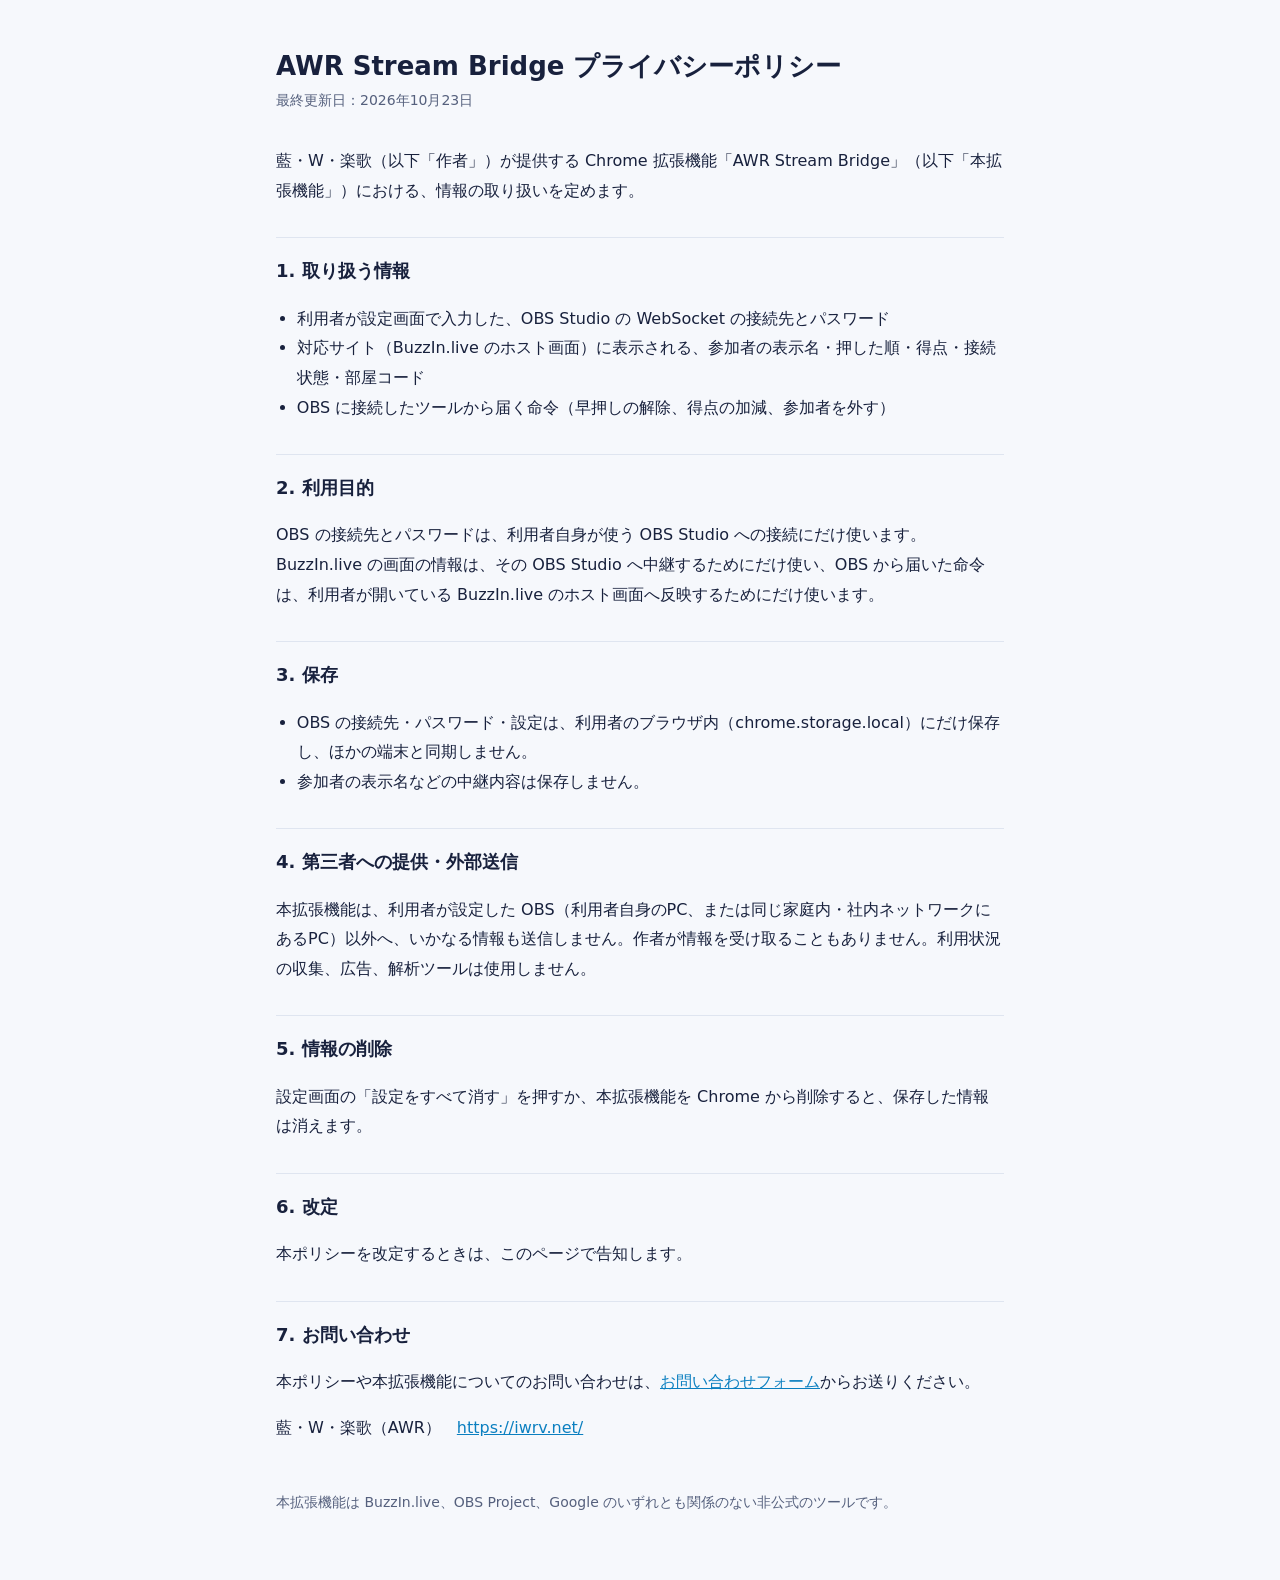
<file: awr-stream-bridge/index.html>
<!doctype html>
<html lang="ja">
<head>
<meta charset="utf-8">
<meta name="viewport" content="width=device-width, initial-scale=1">
<title>AWR Stream Bridge プライバシーポリシー｜藍・W・楽歌</title>
<meta name="robots" content="index,follow">
<link rel="canonical" href="https://iwrv.net/awr-stream-bridge/privacy/">
<style>
  :root { --bg: #f6f8fc; --panel: #ffffff; --ink: #18213d; --sub: #55607d; --line: #dfe5f0; --acc: #0b7fc0; }
  @media (prefers-color-scheme: dark) { :root { --bg: #0e1222; --panel: #161b2f; --ink: #edf0fa; --sub: #a9b2cc; --line: #2a314d; --acc: #56c8ff; } }
  * { box-sizing: border-box; }
  body { margin: 0; background: var(--bg); color: var(--ink); font: 16px/1.85 "Hiragino Sans", "Yu Gothic UI", "Noto Sans JP", system-ui, sans-serif; }
  main { max-width: 760px; margin: 0 auto; padding: 48px 16px 64px; }
  h1 { font-size: 26px; line-height: 1.4; margin: 0 0 4px; }
  .date { color: var(--sub); font-size: 14px; margin: 0 0 32px; }
  h2 { font-size: 18px; margin: 32px 0 8px; padding-top: 16px; border-top: 1px solid var(--line); }
  ul { padding-left: 1.3em; }
  a { color: var(--acc); }
  footer { margin-top: 48px; color: var(--sub); font-size: 14px; }
</style>
</head>
<body>
<main>
  <h1>AWR Stream Bridge プライバシーポリシー</h1>
  <p class="date">最終更新日：2026年10月23日</p>
  <p>藍・W・楽歌（以下「作者」）が提供する Chrome 拡張機能「AWR Stream Bridge」（以下「本拡張機能」）における、情報の取り扱いを定めます。</p>

  <h2>1. 取り扱う情報</h2>
  <ul>
    <li>利用者が設定画面で入力した、OBS Studio の WebSocket の接続先とパスワード</li>
    <li>対応サイト（BuzzIn.live のホスト画面）に表示される、参加者の表示名・押した順・得点・接続状態・部屋コード</li>
    <li>OBS に接続したツールから届く命令（早押しの解除、得点の加減、参加者を外す）</li>
  </ul>

  <h2>2. 利用目的</h2>
  <p>OBS の接続先とパスワードは、利用者自身が使う OBS Studio への接続にだけ使います。BuzzIn.live の画面の情報は、その OBS Studio へ中継するためにだけ使い、OBS から届いた命令は、利用者が開いている BuzzIn.live のホスト画面へ反映するためにだけ使います。</p>

  <h2>3. 保存</h2>
  <ul>
    <li>OBS の接続先・パスワード・設定は、利用者のブラウザ内（chrome.storage.local）にだけ保存し、ほかの端末と同期しません。</li>
    <li>参加者の表示名などの中継内容は保存しません。</li>
  </ul>

  <h2>4. 第三者への提供・外部送信</h2>
  <p>本拡張機能は、利用者が設定した OBS（利用者自身のPC、または同じ家庭内・社内ネットワークにあるPC）以外へ、いかなる情報も送信しません。作者が情報を受け取ることもありません。利用状況の収集、広告、解析ツールは使用しません。</p>

  <h2>5. 情報の削除</h2>
  <p>設定画面の「設定をすべて消す」を押すか、本拡張機能を Chrome から削除すると、保存した情報は消えます。</p>

  <h2>6. 改定</h2>
  <p>本ポリシーを改定するときは、このページで告知します。</p>

  <h2>7. お問い合わせ</h2>
  <p>本ポリシーや本拡張機能についてのお問い合わせは、<a href="https://forms.gle/tPc6XtXfbnA2iaT76">お問い合わせフォーム</a>からお送りください。</p>
  <p>藍・W・楽歌（AWR）　<a href="https://iwrv.net/">https://iwrv.net/</a></p>

  <footer>本拡張機能は BuzzIn.live、OBS Project、Google のいずれとも関係のない非公式のツールです。</footer>
</main>
</body>
</html>
</file>
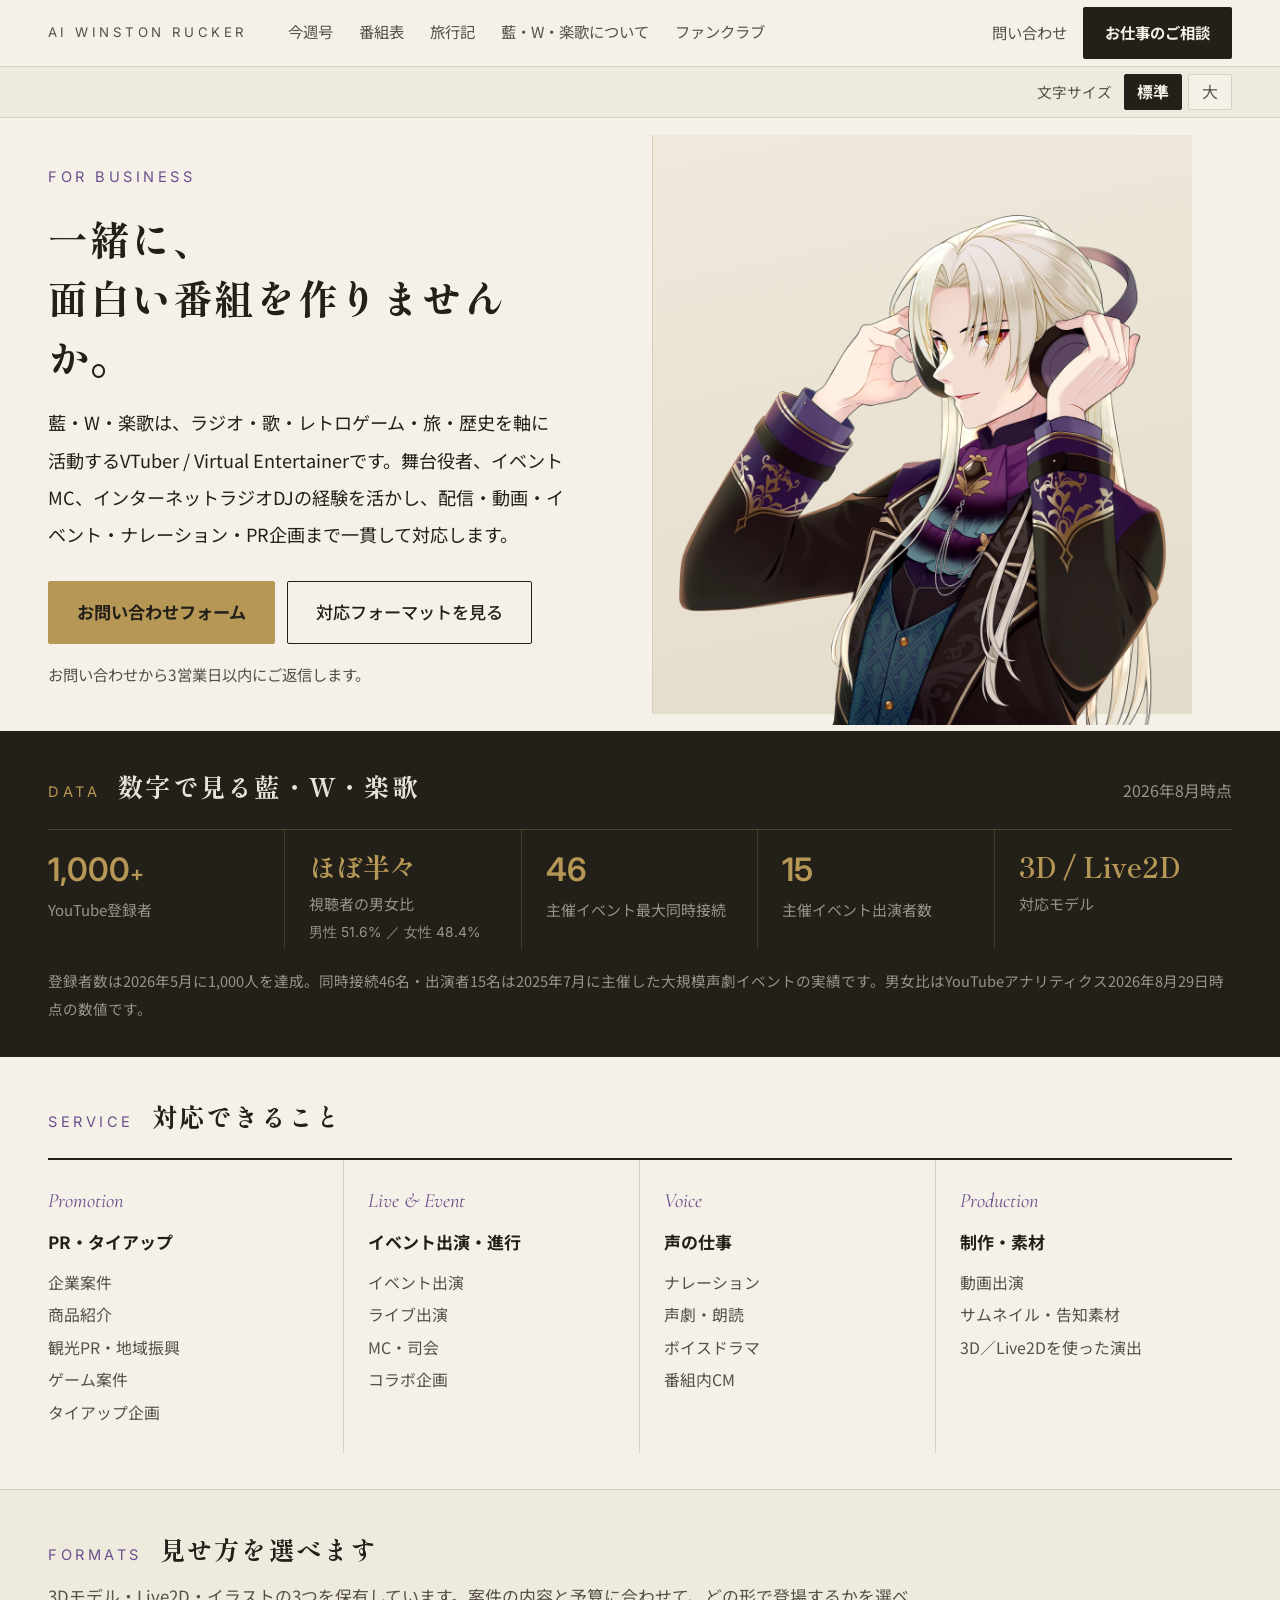
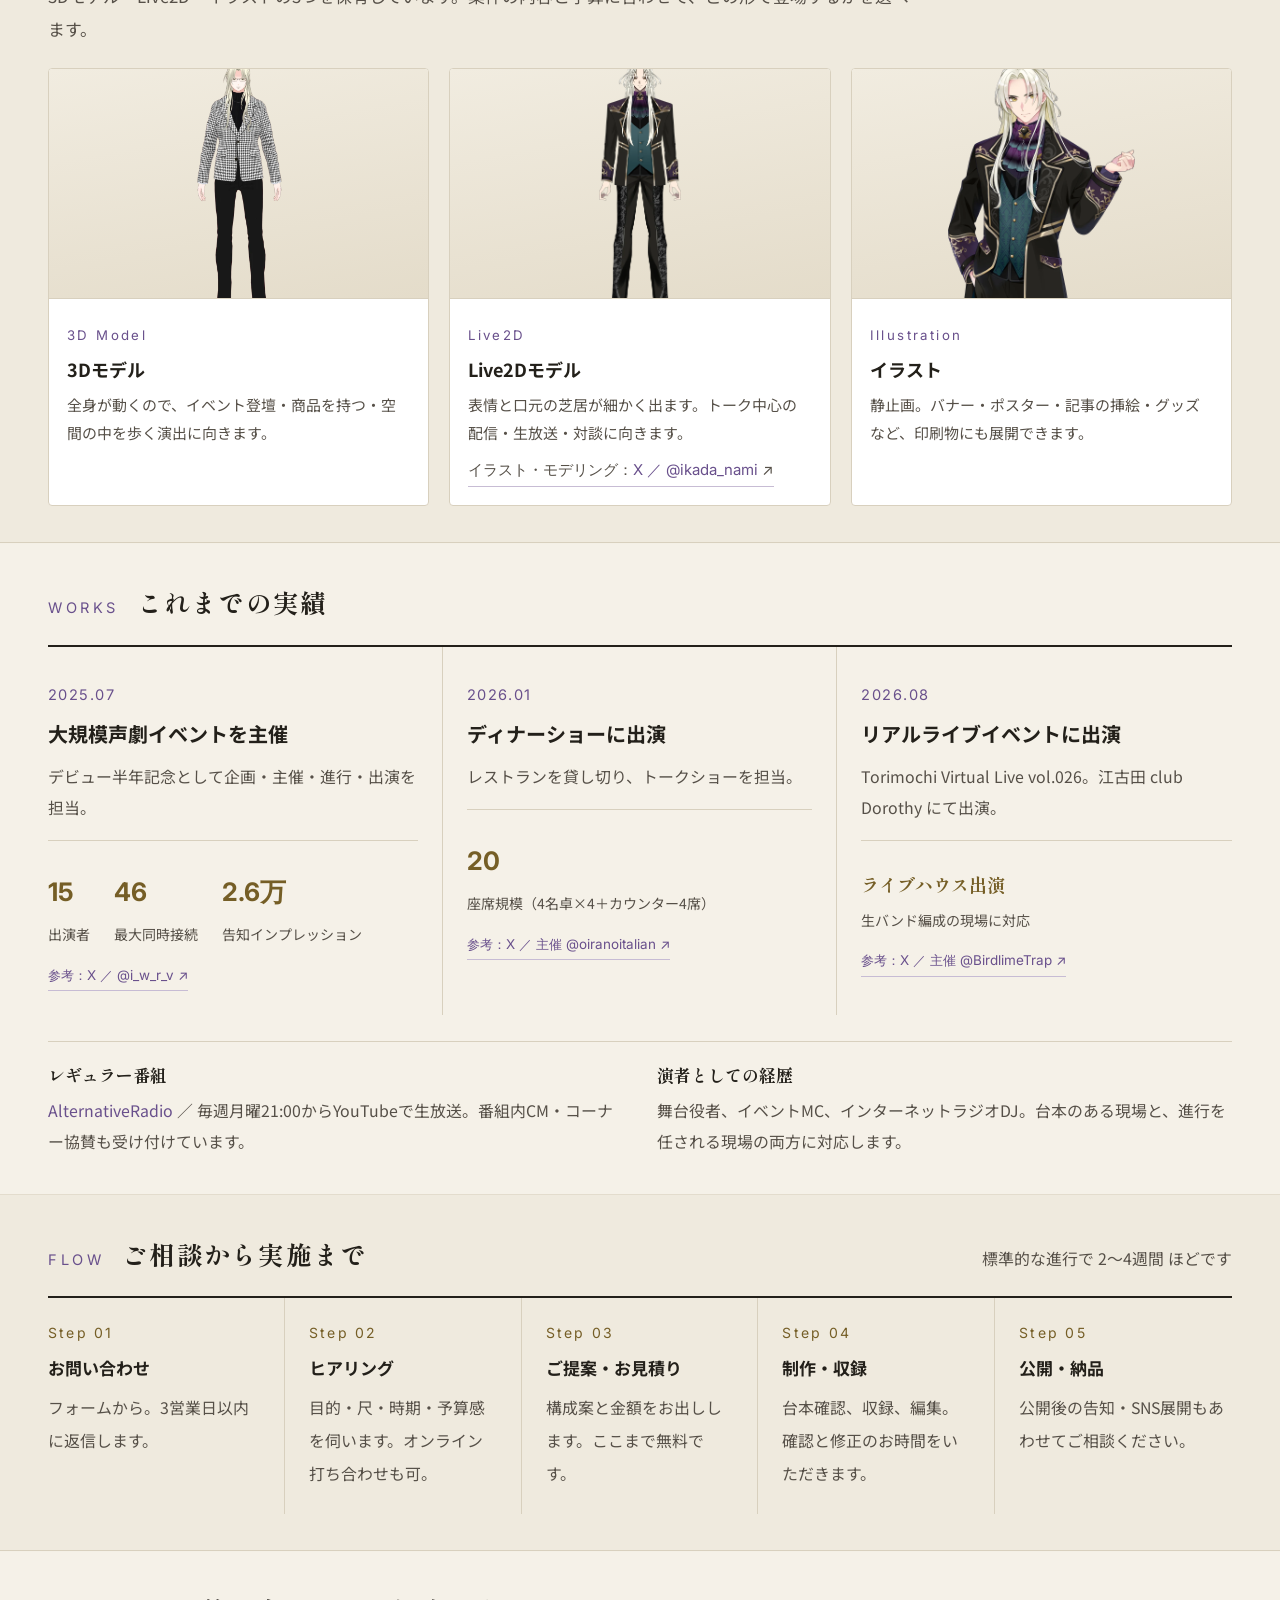
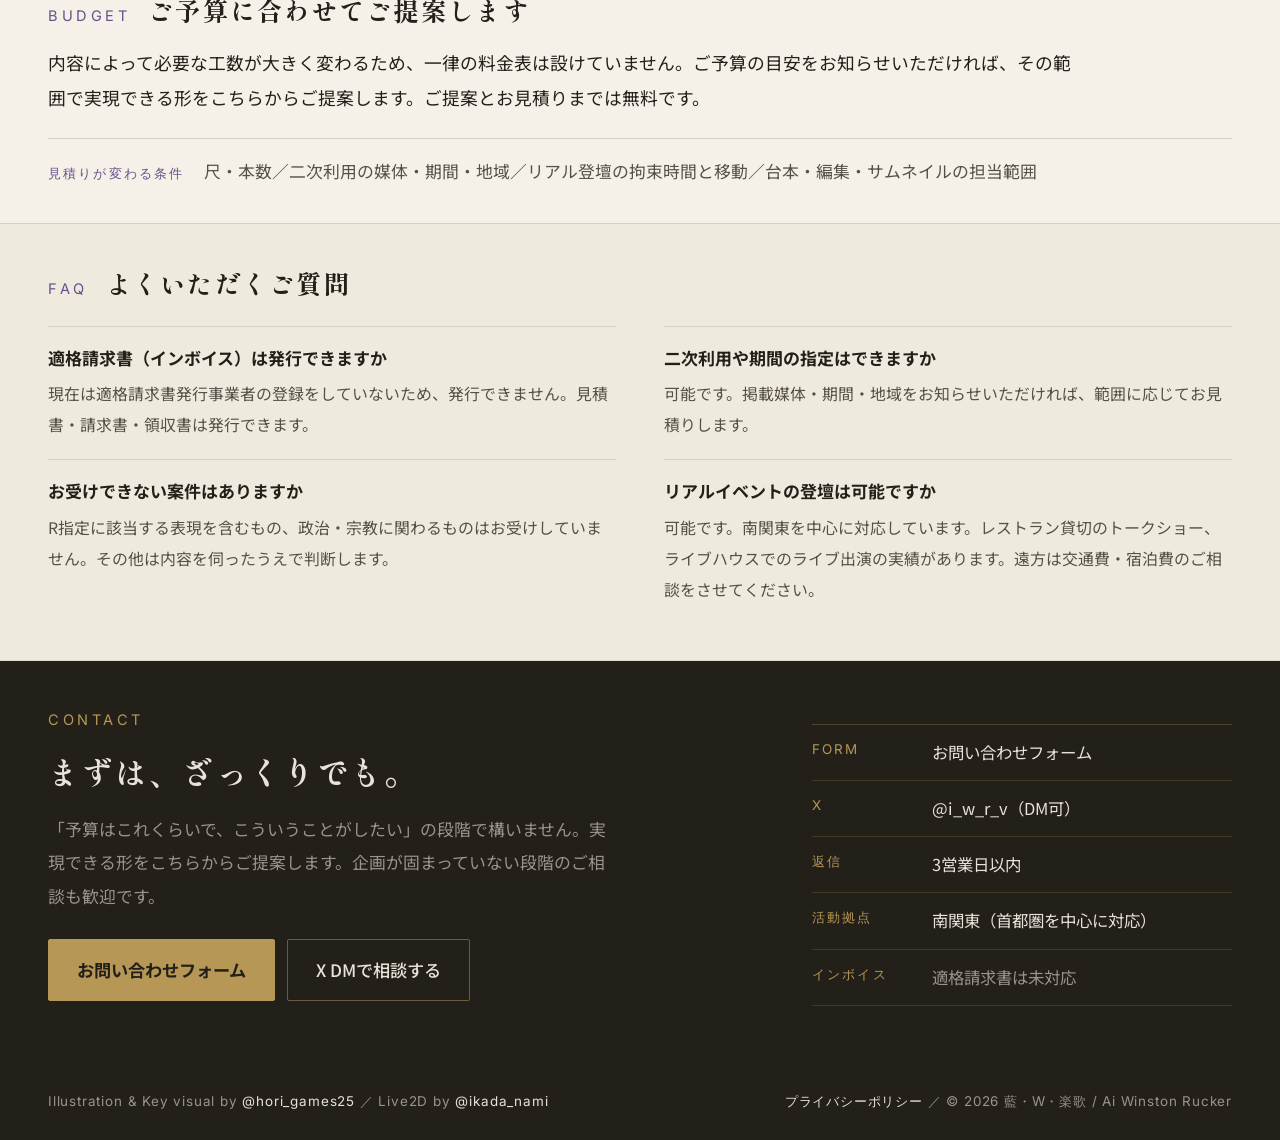
<file: business/index.html>
<!DOCTYPE html>
<html lang="ja">
<head>
<meta charset="UTF-8">
<meta name="viewport" content="width=device-width, initial-scale=1.0">

<!-- Google tag (gtag.js) -->
<script async src="https://www.googletagmanager.com/gtag/js?id=G-VVWD41VGYM"></script>
<script>
  window.dataLayer = window.dataLayer || [];
  function gtag(){ dataLayer.push(arguments); }
  gtag('js', new Date());
  gtag('config', 'G-VVWD41VGYM');
</script>

<title>お仕事のご相談 ｜ 藍・W・楽歌（VTuber・ナレーション・MC・イベント出演）</title>
<meta name="description" content="VTuber 藍・W・楽歌への企業案件・PR・ナレーション・MC・イベント出演のご相談ページ。対応領域、実績、3DモデルとLive2Dの対応フォーマット、ご相談から実施までの流れをまとめています。南関東を中心に対応。">
<link rel="canonical" href="https://iwrv.net/business/">

<link rel="icon" href="/favicon.ico" sizes="any">
<link rel="icon" type="image/png" sizes="32x32" href="/images/favicon-32x32.png">
<link rel="apple-touch-icon" sizes="180x180" href="/images/apple-touch-icon.png">

<meta property="og:type" content="website">
<meta property="og:title" content="お仕事のご相談 ｜ 藍・W・楽歌">
<meta property="og:description" content="企業案件・PR・ナレーション・MC・イベント出演のご相談。対応領域、実績、3D／Live2Dの対応フォーマット、進行の流れをまとめています。">
<meta property="og:image" content="https://iwrv.net/images/ogp-business.jpg">
<meta property="og:image:width" content="1200">
<meta property="og:image:height" content="630">
<meta property="og:url" content="https://iwrv.net/business/">
<meta name="twitter:image" content="https://iwrv.net/images/ogp-business.jpg">
<meta property="og:image:alt" content="お仕事のご相談 — 藍・W・楽歌。YouTube登録者1,000人以上、主催イベント最大同時接続46、3D／Live2D対応。">
<meta name="twitter:card" content="summary_large_image">
<meta name="twitter:site" content="@i_w_r_v">

<link rel="preconnect" href="https://fonts.googleapis.com">
<link rel="preconnect" href="https://fonts.gstatic.com" crossorigin>
<link href="https://fonts.googleapis.com/css2?family=Shippori+Mincho:wght@600;700;800&family=Cormorant+Garamond:ital,wght@0,500;0,600;1,400;1,500&family=Noto+Sans+JP:wght@400;500;700&family=Inter:wght@400;500;600;700&display=swap" rel="stylesheet">
<script>
/* 描画前に保存済みの文字サイズを当てる（切替時のちらつき防止） */
(function(){try{var v=localStorage.getItem('awr-fontsize');
if(v==='l')document.documentElement.setAttribute('data-fontsize','l');}catch(e){}})();
</script>
<link rel="stylesheet" href="../assets/site.css">

<script type="application/ld+json">
{
  "@context": "https://schema.org",
  "@graph": [
    {
      "@type": "BreadcrumbList",
      "itemListElement": [
        { "@type": "ListItem", "position": 1, "name": "ホーム", "item": "https://iwrv.net/" },
        { "@type": "ListItem", "position": 2, "name": "お仕事のご相談", "item": "https://iwrv.net/business/" }
      ]
    },
    {
      "@type": "ProfessionalService",
      "name": "藍・W・楽歌（Ai Winston Rucker）",
      "url": "https://iwrv.net/business/",
      "image": "https://iwrv.net/images/ogp-2026.jpg",
      "areaServed": { "@type": "Place", "name": "南関東（首都圏）" },
      "description": "VTuber / Virtual Entertainer への企業案件・PR・ナレーション・MC・イベント出演のご相談窓口。3DモデルとLive2Dの両方に対応。",
      "hasOfferCatalog": {
        "@type": "OfferCatalog",
        "name": "対応できること",
        "itemListElement": [
          { "@type": "OfferCatalog", "name": "PR・タイアップ", "itemListElement": [
            { "@type": "Offer", "itemOffered": { "@type": "Service", "name": "企業案件・商品紹介" } },
            { "@type": "Offer", "itemOffered": { "@type": "Service", "name": "観光PR・地域振興" } },
            { "@type": "Offer", "itemOffered": { "@type": "Service", "name": "ゲーム案件・タイアップ企画" } }
          ]},
          { "@type": "OfferCatalog", "name": "イベント出演・進行", "itemListElement": [
            { "@type": "Offer", "itemOffered": { "@type": "Service", "name": "イベント出演・ライブ出演" } },
            { "@type": "Offer", "itemOffered": { "@type": "Service", "name": "MC・司会" } }
          ]},
          { "@type": "OfferCatalog", "name": "声の仕事", "itemListElement": [
            { "@type": "Offer", "itemOffered": { "@type": "Service", "name": "ナレーション" } },
            { "@type": "Offer", "itemOffered": { "@type": "Service", "name": "声劇・朗読・ボイスドラマ" } }
          ]}
        ]
      }
    }
  ]
}
</script>
</head>

<body data-base="../">

<a class="sr-only" href="#main">本文へスキップ</a>

<header class="nav" id="siteNav" data-open="false">
  <div class="wrap nav-inner">
    <a class="nav-brand" href="../">AI WINSTON RUCKER</a>
    <button class="burger" type="button" aria-label="メニューを開く" aria-expanded="false" aria-controls="navMenu">
      <span></span><span></span><span></span>
    </button>
    <nav class="nav-menu" id="navMenu" aria-label="メインメニュー">
      <a href="../">今週号</a>
      <a href="../#programme">番組表</a>
      <a href="../travel/">旅行記</a>
      <a href="../profile/">藍・W・楽歌について</a>
      <a href="https://raidori.com/@i_w_r_v" target="_blank" rel="noopener" data-analytics-event="raidori_nav_click">ファンクラブ</a>
      <a class="only-sp" href="#contact" data-analytics-event="business_navsp_click">お仕事のご相談</a>
    </nav>
    <div class="nav-right">
      <a class="plain" href="#contact">問い合わせ</a>
      <a class="nav-cta" href="#contact" aria-current="page" data-analytics-event="business_nav_click">お仕事のご相談</a>
    </div>
  </div>
</header>

<!-- ============ 文字サイズ切替 ============ -->
<div class="fontsize-bar">
  <div class="wrap fontsize-inner">
    <span class="fontsize-label" id="fsLabel">文字サイズ</span>
    <div class="fontsize-ctrl" role="group" aria-labelledby="fsLabel">
      <button type="button" class="fs-btn" data-fontsize="m" aria-pressed="true">標準</button>
      <button type="button" class="fs-btn" data-fontsize="l" aria-pressed="false">大</button>
    </div>
  </div>
</div>

<main id="main">

<!-- ============ HERO ============ -->
<section class="wrap cover" style="border-bottom:2px solid var(--ink);" aria-labelledby="bizTitle">
  <div class="cover-copy" style="padding-top:46px; padding-bottom:42px;">
    <p class="eyebrow">For Business</p>
    <h1 id="bizTitle">一緒に、<br>面白い番組を作りませんか。</h1>
    <p class="cover-lead" style="color:var(--ink); max-width:32em;">藍・W・楽歌は、ラジオ・歌・レトロゲーム・旅・歴史を軸に活動するVTuber / Virtual Entertainerです。舞台役者、イベントMC、インターネットラジオDJの経験を活かし、配信・動画・イベント・ナレーション・PR企画まで一貫して対応します。</p>
    <div class="cover-actions">
      <a class="btn btn-solid" href="https://forms.gle/tPc6XtXfbnA2iaT76" target="_blank" rel="noopener" data-analytics-event="biz_form_hero_click">お問い合わせフォーム</a>
      <a class="btn btn-line" href="#formats" data-analytics-event="biz_formats_click">対応フォーマットを見る</a>
    </div>
    <p style="font-size:.902rem; color:var(--muted-p); margin-top:16px;">お問い合わせから3営業日以内にご返信します。</p>
  </div>
  <figure class="cover-photo" style="background:linear-gradient(168deg,#EFE9DC 0%,var(--paper-3) 100%); display:flex; align-items:flex-end; justify-content:center;">
    <img src="../images/radio-cut.webp" width="1050" height="1100" fetchpriority="high" decoding="async"
         style="width:auto; height:88%; object-fit:contain; margin-bottom:-2%;"
         alt="スタジオでヘッドホンを直す藍・W・楽歌">
  </figure>
</section>

<!-- ============ 数字 ============ -->
<section class="band-dark" aria-labelledby="numbersTitle">
  <div class="wrap" style="padding-top:34px; padding-bottom:34px;">
    <div class="sec-head" style="margin-bottom:22px;">
      <span class="eyebrow">Data</span>
      <h2 class="sec-title" id="numbersTitle" style="color:var(--text-d);">数字で見る藍・W・楽歌</h2>
      <span class="sec-note" style="margin-left:auto; color:var(--muted-d);">2026年8月時点</span>
    </div>
    <div class="stats">
      <div class="stat"><p class="v">1,000<span style="font-size:.66em;">+</span></p><p class="k">YouTube登録者</p></div>
      <div class="stat"><p class="v jp">ほぼ半々</p><p class="k">視聴者の男女比<small>男性 51.6% ／ 女性 48.4%</small></p></div>
      <div class="stat"><p class="v">46</p><p class="k">主催イベント最大同時接続</p></div>
      <div class="stat"><p class="v">15</p><p class="k">主催イベント出演者数</p></div>
      <div class="stat"><p class="v jp">3D / Live2D</p><p class="k">対応モデル</p></div>
    </div>
    <p class="band-note">登録者数は2026年5月に1,000人を達成。同時接続46名・出演者15名は2025年7月に主催した大規模声劇イベントの実績です。男女比はYouTubeアナリティクス2026年8月29日時点の数値です。</p>
  </div>
</section>

<!-- ============ 対応できること ============ -->
<section class="section wrap" id="service" aria-labelledby="serviceTitle">
  <div class="sec-head" style="margin-bottom:22px;">
    <span class="eyebrow">Service</span>
    <h2 class="sec-title" id="serviceTitle">対応できること</h2>
  </div>
  <div class="grid-4">
    <div class="cell">
      <p class="en">Promotion</p><h3>PR・タイアップ</h3>
      <p class="body">企業案件<br>商品紹介<br>観光PR・地域振興<br>ゲーム案件<br>タイアップ企画</p>
    </div>
    <div class="cell">
      <p class="en">Live &amp; Event</p><h3>イベント出演・進行</h3>
      <p class="body">イベント出演<br>ライブ出演<br>MC・司会<br>コラボ企画</p>
    </div>
    <div class="cell">
      <p class="en">Voice</p><h3>声の仕事</h3>
      <p class="body">ナレーション<br>声劇・朗読<br>ボイスドラマ<br>番組内CM</p>
    </div>
    <div class="cell">
      <p class="en">Production</p><h3>制作・素材</h3>
      <p class="body">動画出演<br>サムネイル・告知素材<br>3D／Live2Dを使った演出</p>
    </div>
  </div>
</section>

<!-- ============ 対応フォーマット ============ -->
<section class="section tint wrap" id="formats" aria-labelledby="formatsTitle">
  <div class="sec-head" style="margin-bottom:10px;">
    <span class="eyebrow">Formats</span>
    <h2 class="sec-title" id="formatsTitle">見せ方を選べます</h2>
  </div>
  <p style="font-size:.99rem; line-height:1.95; color:var(--muted-p); max-width:52em; margin-bottom:22px;">3Dモデル・Live2D・イラストの3つを保有しています。案件の内容と予算に合わせて、どの形で登場するかを選べます。</p>
  <div class="cards">
    <div class="card">
      <div class="card-fig"><img src="../images/model-3d.webp" width="376" height="1000" loading="lazy" decoding="async" alt="千鳥格子ジャケットに眼鏡の3Dモデル"></div>
      <div class="card-body">
        <p class="en">3D Model</p><h3>3Dモデル</h3>
        <p>全身が動くので、イベント登壇・商品を持つ・空間の中を歩く演出に向きます。</p>
      </div>
    </div>
    <div class="card">
      <div class="card-fig"><img src="../images/model-live2d.webp" width="354" height="1200" loading="lazy" decoding="async" alt="Live2Dモデルの全身"></div>
      <div class="card-body">
        <p class="en">Live2D</p><h3>Live2Dモデル</h3>
        <p>表情と口元の芝居が細かく出ます。トーク中心の配信・生放送・対談に向きます。</p>
        <p class="src">イラスト・モデリング：<a href="https://x.com/ikada_nami" target="_blank" rel="noopener" data-analytics-event="live2d_credit_click">X ／ @ikada_nami</a></p>
      </div>
    </div>
    <div class="card">
      <div class="card-fig"><img src="../images/tachie.webp" width="800" height="1200" loading="lazy" decoding="async" alt="藍・W・楽歌のキービジュアル（全身イラスト）"></div>
      <div class="card-body">
        <p class="en">Illustration</p><h3>イラスト</h3>
        <p>静止画。バナー・ポスター・記事の挿絵・グッズなど、印刷物にも展開できます。</p>
      </div>
    </div>
  </div>
</section>

<!-- ============ 実績 ============ -->
<section class="section wrap" id="works" aria-labelledby="worksTitle">
  <div class="sec-head" style="margin-bottom:22px;">
    <span class="eyebrow">Works</span>
    <h2 class="sec-title" id="worksTitle">これまでの実績</h2>
  </div>
  <div class="grid-3">
    <article class="cell work">
      <p class="date">2025.07</p>
      <h3>大規模声劇イベントを主催</h3>
      <p>デビュー半年記念として企画・主催・進行・出演を担当。</p>
      <div class="work-stats">
        <div><p class="v">15</p><p class="k">出演者</p></div>
        <div><p class="v">46</p><p class="k">最大同時接続</p></div>
        <div><p class="v">2.6万</p><p class="k">告知インプレッション</p></div>
      </div>
      <a class="src" href="https://x.com/i_w_r_v/status/1941421797901062460" target="_blank" rel="noopener" data-analytics-event="work_drama_src_click">参考：X ／ @i_w_r_v</a>
    </article>

    <article class="cell work">
      <p class="date">2026.01</p>
      <h3>ディナーショーに出演</h3>
      <p>レストランを貸し切り、トークショーを担当。</p>
      <div class="work-stats">
        <div><p class="v">20</p><p class="k">座席規模（4名卓×4＋カウンター4席）</p></div>
      </div>
      <a class="src" href="https://x.com/oiranoitalian/status/2006562075074875672" target="_blank" rel="noopener" data-analytics-event="work_dinner_src_click">参考：X ／ 主催 @oiranoitalian</a>
    </article>

    <article class="cell work">
      <p class="date">2026.08</p>
      <h3>リアルライブイベントに出演</h3>
      <p>Torimochi Virtual Live vol.026。江古田 club Dorothy にて出演。</p>
      <div class="work-stats">
        <div><p class="v jp">ライブハウス出演</p><p class="k">生バンド編成の現場に対応</p></div>
      </div>
      <a class="src" href="https://x.com/BirdlimeTrap/status/2068650138445504903" target="_blank" rel="noopener" data-analytics-event="work_live_src_click">参考：X ／ 主催 @BirdlimeTrap</a>
    </article>
  </div>

  <div style="display:flex; gap:34px; margin-top:26px; padding-top:20px; border-top:1px solid var(--hair-p); flex-wrap:wrap;">
    <div style="flex:1 1 300px;">
      <h3 style="font-family:var(--f-mincho); font-size:1rem;">レギュラー番組</h3>
      <p style="font-size:.935rem; line-height:1.95; color:var(--muted-p); margin-top:8px;"><a href="https://a1wruck3r2025.wixsite.com/irwv" target="_blank" rel="noopener" data-analytics-event="biz_radio_program_click">AlternativeRadio</a> ／ 毎週月曜21:00からYouTubeで生放送。番組内CM・コーナー協賛も受け付けています。</p>
    </div>
    <div style="flex:1 1 300px;">
      <h3 style="font-family:var(--f-mincho); font-size:1rem;">演者としての経歴</h3>
      <p style="font-size:.935rem; line-height:1.95; color:var(--muted-p); margin-top:8px;">舞台役者、イベントMC、インターネットラジオDJ。台本のある現場と、進行を任される現場の両方に対応します。</p>
    </div>
  </div>
</section>

<!-- ============ 進行の流れ ============ -->
<section class="section tint wrap" id="flow" aria-labelledby="flowTitle">
  <div class="sec-head" style="margin-bottom:22px;">
    <span class="eyebrow">Flow</span>
    <h2 class="sec-title" id="flowTitle">ご相談から実施まで</h2>
    <span class="sec-note" style="margin-left:auto;">標準的な進行で 2〜4週間 ほどです</span>
  </div>
  <div class="grid-5">
    <div class="cell"><p class="step">Step 01</p><h3>お問い合わせ</h3><p class="body">フォームから。3営業日以内に返信します。</p></div>
    <div class="cell"><p class="step">Step 02</p><h3>ヒアリング</h3><p class="body">目的・尺・時期・予算感を伺います。オンライン打ち合わせも可。</p></div>
    <div class="cell"><p class="step">Step 03</p><h3>ご提案・お見積り</h3><p class="body">構成案と金額をお出しします。ここまで無料です。</p></div>
    <div class="cell"><p class="step">Step 04</p><h3>制作・収録</h3><p class="body">台本確認、収録、編集。確認と修正のお時間をいただきます。</p></div>
    <div class="cell"><p class="step">Step 05</p><h3>公開・納品</h3><p class="body">公開後の告知・SNS展開もあわせてご相談ください。</p></div>
  </div>
</section>

<!-- ============ 予算 ============ -->
<section class="section wrap" id="budget" aria-labelledby="budgetTitle">
  <div class="sec-head">
    <span class="eyebrow">Budget</span>
    <h2 class="sec-title" id="budgetTitle">ご予算に合わせてご提案します</h2>
  </div>
  <p style="font-size:1.045rem; line-height:2; max-width:58em; margin-top:14px;">内容によって必要な工数が大きく変わるため、一律の料金表は設けていません。ご予算の目安をお知らせいただければ、その範囲で実現できる形をこちらからご提案します。ご提案とお見積りまでは無料です。</p>
  <div style="display:flex; align-items:baseline; gap:20px; margin-top:22px; border-top:1px solid var(--hair-p); padding-top:16px; flex-wrap:wrap;">
    <span style="flex:0 0 auto; font-family:var(--f-num); font-size:.792rem; letter-spacing:.16em; color:var(--purple);">見積りが変わる条件</span>
    <span style="font-size:.99rem; line-height:1.9; color:var(--muted-p);">尺・本数／二次利用の媒体・期間・地域／リアル登壇の拘束時間と移動／台本・編集・サムネイルの担当範囲</span>
  </div>
</section>

<!-- ============ FAQ ============ -->
<section class="section tint wrap" id="faq" aria-labelledby="faqTitle">
  <div class="sec-head" style="margin-bottom:22px;">
    <span class="eyebrow">FAQ</span>
    <h2 class="sec-title" id="faqTitle">よくいただくご質問</h2>
  </div>
  <div class="faq">
    <div>
      <h3>適格請求書（インボイス）は発行できますか</h3>
      <p>現在は適格請求書発行事業者の登録をしていないため、発行できません。見積書・請求書・領収書は発行できます。</p>
    </div>
    <div>
      <h3>二次利用や期間の指定はできますか</h3>
      <p>可能です。掲載媒体・期間・地域をお知らせいただければ、範囲に応じてお見積りします。</p>
    </div>
    <div>
      <h3>お受けできない案件はありますか</h3>
      <p>R指定に該当する表現を含むもの、政治・宗教に関わるものはお受けしていません。その他は内容を伺ったうえで判断します。</p>
    </div>
    <div>
      <h3>リアルイベントの登壇は可能ですか</h3>
      <p>可能です。南関東を中心に対応しています。レストラン貸切のトークショー、ライブハウスでのライブ出演の実績があります。遠方は交通費・宿泊費のご相談をさせてください。</p>
    </div>
  </div>
</section>

<!-- ============ 問い合わせ ============ -->
<section class="band-dark" id="contact" aria-labelledby="bizContactTitle">
  <div class="wrap foot-top" style="padding-top:46px; padding-bottom:44px;">
    <div style="flex:1 1 420px;">
      <p class="eyebrow">Contact</p>
      <h2 class="sec-title" id="bizContactTitle" style="color:var(--text-d); font-size:1.86rem; margin-top:14px;">まずは、ざっくりでも。</h2>
      <p style="font-size:.99rem; line-height:2; color:var(--muted-d); margin-top:16px; max-width:34em;">「予算はこれくらいで、こういうことがしたい」の段階で構いません。実現できる形をこちらからご提案します。企画が固まっていない段階のご相談も歓迎です。</p>
      <div class="cover-actions" style="margin-top:26px;">
        <a class="btn btn-solid" href="https://forms.gle/tPc6XtXfbnA2iaT76" target="_blank" rel="noopener" data-analytics-event="biz_form_footer_click">お問い合わせフォーム</a>
        <a class="btn btn-on-dark" href="https://x.com/i_w_r_v" target="_blank" rel="noopener" data-analytics-event="biz_x_dm_click">X DMで相談する</a>
      </div>
    </div>
    <dl class="deflist" style="flex:1 1 340px; max-width:420px;">
      <div class="row"><dt>FORM</dt><dd>お問い合わせフォーム</dd></div>
      <div class="row"><dt>X</dt><dd>@i_w_r_v（DM可）</dd></div>
      <div class="row"><dt>返信</dt><dd>3営業日以内</dd></div>
      <div class="row"><dt>活動拠点</dt><dd>南関東（首都圏を中心に対応）</dd></div>
      <div class="row"><dt>インボイス</dt><dd class="dim">適格請求書は未対応</dd></div>
    </dl>
  </div>
</section>

</main>

<footer class="foot" style="padding-top:0;">
  <div class="wrap">
    <div class="foot-bottom" style="margin-top:0; border-top:0;">
      <span>Illustration &amp; Key visual by <a href="https://x.com/hori_games25" target="_blank" rel="noopener">@hori_games25</a> ／ Live2D by <a href="https://x.com/ikada_nami" target="_blank" rel="noopener">@ikada_nami</a></span>
      <span><a href="../privacy/">プライバシーポリシー</a> ／ © 2026 藍・W・楽歌 / Ai Winston Rucker</span>
    </div>
  </div>
</footer>

<div class="sticky-cta">
  <a class="btn btn-ink" href="https://forms.gle/tPc6XtXfbnA2iaT76" target="_blank" rel="noopener" data-analytics-event="biz_form_sticky_click">お問い合わせ</a>
  <a class="btn btn-line" href="../" data-analytics-event="home_sticky_click">トップへ</a>
</div>

<script src="../assets/site.js" defer></script>
</body>
</html>
</file>
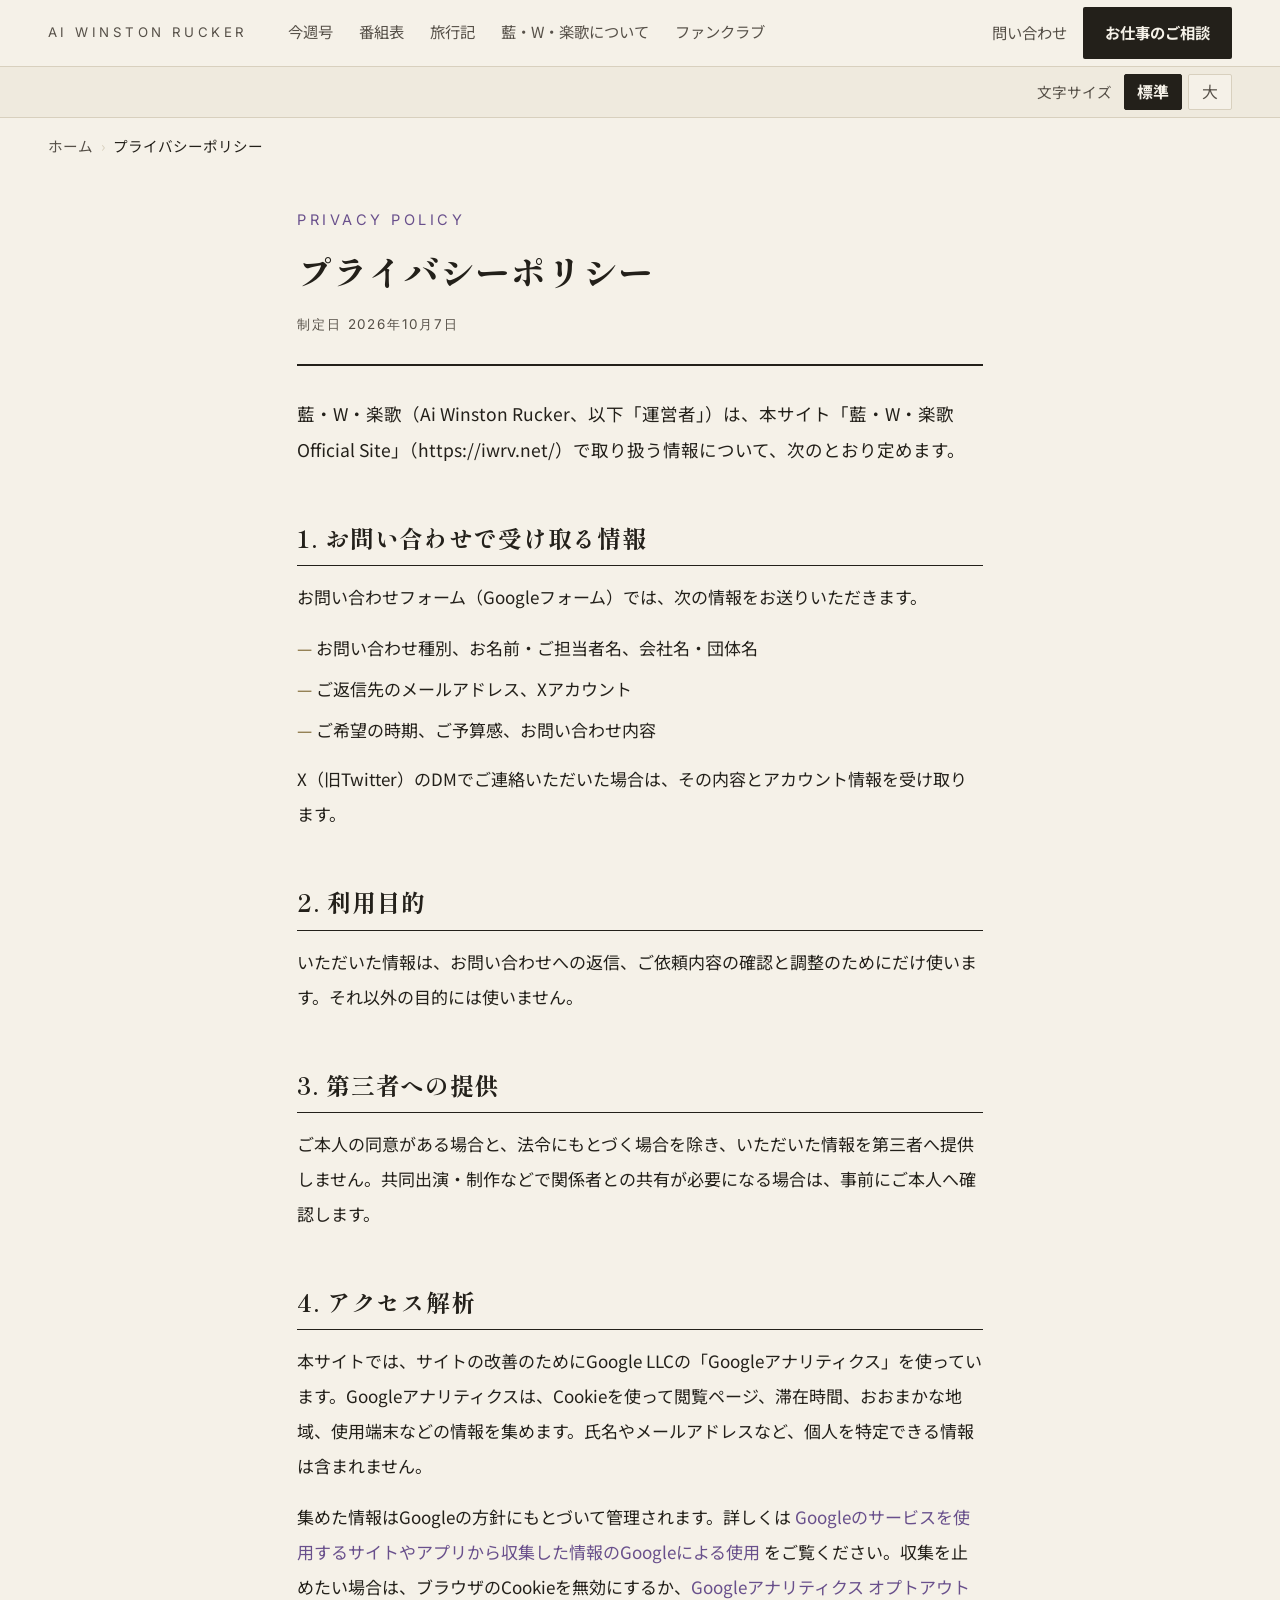
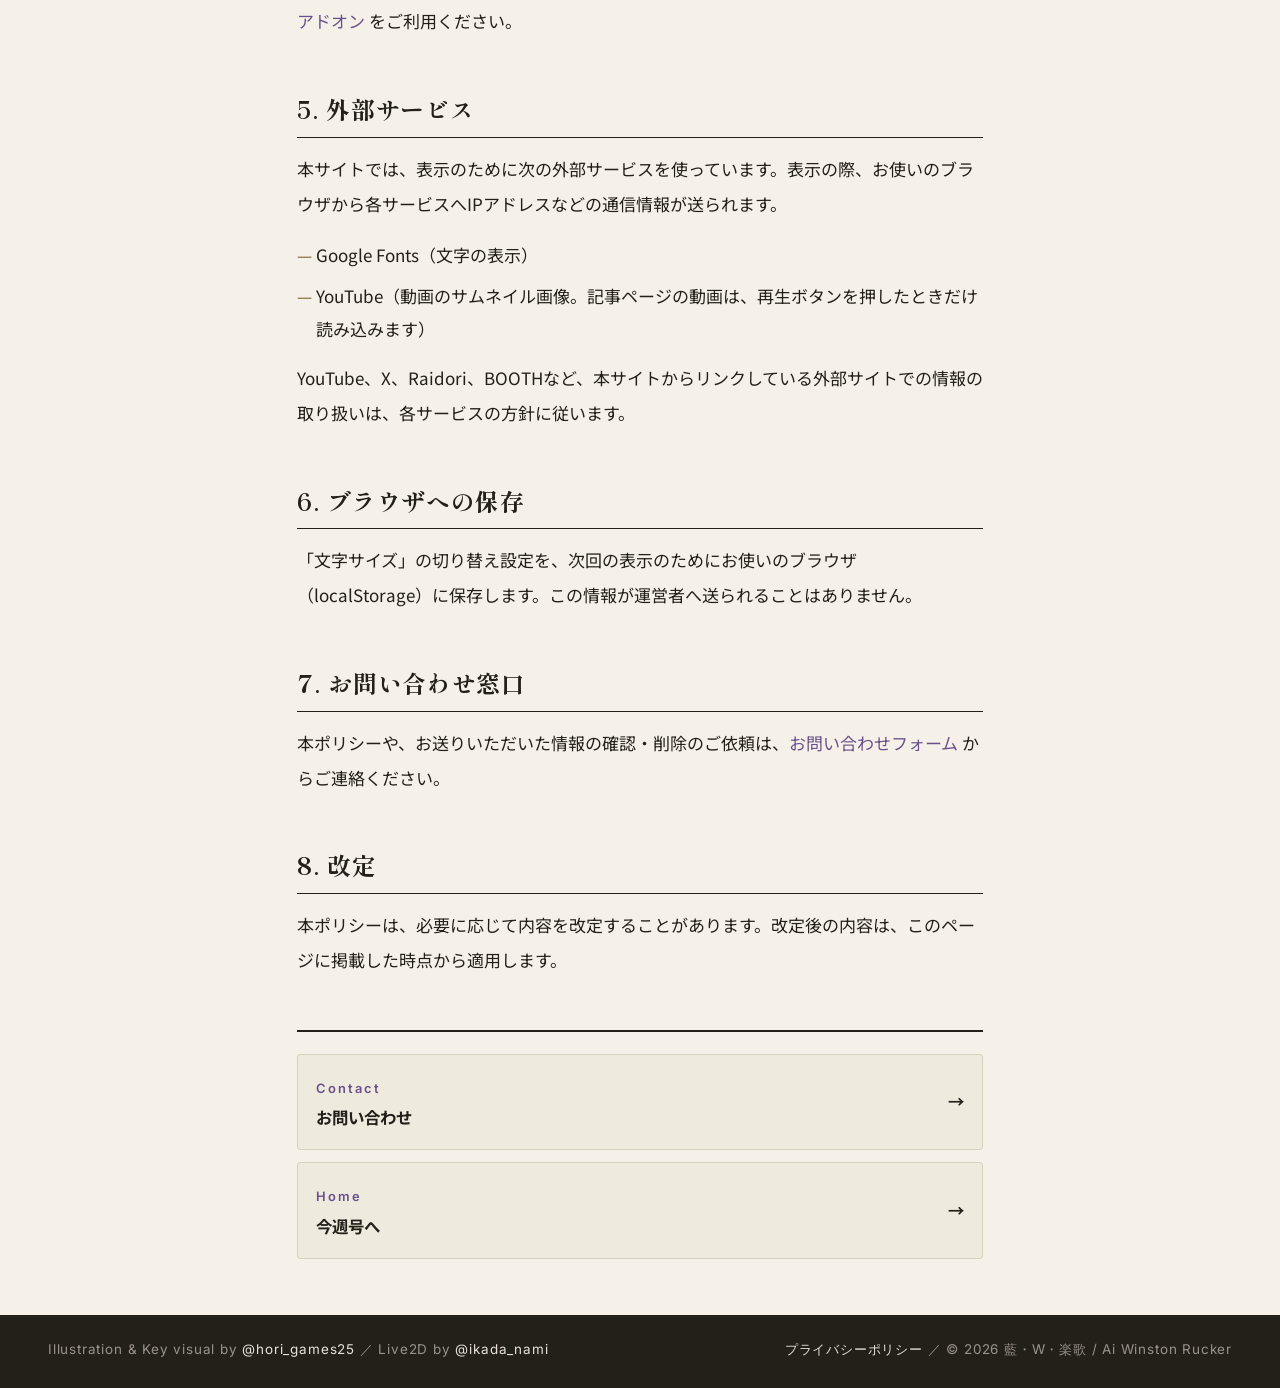
<file: privacy/index.html>
<!DOCTYPE html>
<html lang="ja">
<head>
<meta charset="UTF-8">
<meta name="viewport" content="width=device-width, initial-scale=1.0">

<!-- Google tag (gtag.js) -->
<script async src="https://www.googletagmanager.com/gtag/js?id=G-VVWD41VGYM"></script>
<script>
  window.dataLayer = window.dataLayer || [];
  function gtag(){ dataLayer.push(arguments); }
  gtag('js', new Date());
  gtag('config', 'G-VVWD41VGYM');
</script>

<title>プライバシーポリシー ｜ 藍・W・楽歌 Official Site</title>
<meta name="description" content="藍・W・楽歌 Official Site（iwrv.net）における、お問い合わせ情報、アクセス解析、外部サービスの利用についての方針です。">
<link rel="canonical" href="https://iwrv.net/privacy/">

<link rel="icon" href="/favicon.ico" sizes="any">
<link rel="icon" type="image/png" sizes="32x32" href="/images/favicon-32x32.png">
<link rel="apple-touch-icon" sizes="180x180" href="/images/apple-touch-icon.png">

<meta property="og:type" content="website">
<meta property="og:title" content="プライバシーポリシー ｜ 藍・W・楽歌 Official Site">
<meta property="og:description" content="お問い合わせ情報、アクセス解析、外部サービスの利用についての方針です。">
<meta property="og:image" content="https://iwrv.net/images/ogp-2026.jpg">
<meta property="og:image:width" content="1200">
<meta property="og:image:height" content="630">
<meta property="og:url" content="https://iwrv.net/privacy/">
<meta name="twitter:image" content="https://iwrv.net/images/ogp-2026.jpg">
<meta name="twitter:card" content="summary_large_image">
<meta name="twitter:site" content="@i_w_r_v">

<link rel="preconnect" href="https://fonts.googleapis.com">
<link rel="preconnect" href="https://fonts.gstatic.com" crossorigin>
<link href="https://fonts.googleapis.com/css2?family=Shippori+Mincho:wght@600;700;800&family=Cormorant+Garamond:ital,wght@0,500;0,600;1,400;1,500&family=Noto+Sans+JP:wght@400;500;700&family=Inter:wght@400;500;600;700&display=swap" rel="stylesheet">
<script>
(function(){try{var v=localStorage.getItem('awr-fontsize');
if(v==='l')document.documentElement.setAttribute('data-fontsize','l');}catch(e){}})();
</script>
<link rel="stylesheet" href="../assets/site.css">

<script type="application/ld+json">
{
  "@context": "https://schema.org",
  "@type": "BreadcrumbList",
  "itemListElement": [
    { "@type": "ListItem", "position": 1, "name": "ホーム", "item": "https://iwrv.net/" },
    { "@type": "ListItem", "position": 2, "name": "プライバシーポリシー", "item": "https://iwrv.net/privacy/" }
  ]
}
</script>
</head>

<body data-base="../">

<a class="sr-only" href="#main">本文へスキップ</a>

<header class="nav" id="siteNav" data-open="false">
  <div class="wrap nav-inner">
    <a class="nav-brand" href="../">AI WINSTON RUCKER</a>
    <button class="burger" type="button" aria-label="メニューを開く" aria-expanded="false" aria-controls="navMenu">
      <span></span><span></span><span></span>
    </button>
    <nav class="nav-menu" id="navMenu" aria-label="メインメニュー">
      <a href="../">今週号</a>
      <a href="../#programme">番組表</a>
      <a href="../travel/">旅行記</a>
      <a href="../profile/">藍・W・楽歌について</a>
      <a href="https://raidori.com/@i_w_r_v" target="_blank" rel="noopener" data-analytics-event="raidori_nav_click">ファンクラブ</a>
      <a class="only-sp" href="../business/" data-analytics-event="business_navsp_click">お仕事のご相談</a>
    </nav>
    <div class="nav-right">
      <a class="plain" href="../#contact">問い合わせ</a>
      <a class="nav-cta" href="../business/" data-analytics-event="business_nav_click">お仕事のご相談</a>
    </div>
  </div>
</header>

<div class="fontsize-bar">
  <div class="wrap fontsize-inner">
    <span class="fontsize-label" id="fsLabel">文字サイズ</span>
    <div class="fontsize-ctrl" role="group" aria-labelledby="fsLabel">
      <button type="button" class="fs-btn" data-fontsize="m" aria-pressed="true">標準</button>
      <button type="button" class="fs-btn" data-fontsize="l" aria-pressed="false">大</button>
    </div>
  </div>
</div>

<nav class="wrap crumb" aria-label="パンくずリスト">
  <ol>
    <li><a href="../">ホーム</a></li>
    <li><span aria-current="page">プライバシーポリシー</span></li>
  </ol>
</nav>

<main id="main">
<div class="wrap art">

  <header class="art-head">
    <p class="eyebrow">Privacy Policy</p>
    <h1 class="art-title">プライバシーポリシー</h1>
    <div class="art-meta">
      <span>制定日 <time datetime="2026-10-07">2026年10月7日</time></span>
    </div>
  </header>

  <p class="art-lead">藍・W・楽歌（Ai Winston Rucker、以下「運営者」）は、本サイト「藍・W・楽歌 Official Site」（https://iwrv.net/）で取り扱う情報について、次のとおり定めます。</p>

  <h2>1. お問い合わせで受け取る情報</h2>
  <p>お問い合わせフォーム（Googleフォーム）では、次の情報をお送りいただきます。</p>
  <ul class="bul">
    <li>お問い合わせ種別、お名前・ご担当者名、会社名・団体名</li>
    <li>ご返信先のメールアドレス、Xアカウント</li>
    <li>ご希望の時期、ご予算感、お問い合わせ内容</li>
  </ul>
  <p>X（旧Twitter）のDMでご連絡いただいた場合は、その内容とアカウント情報を受け取ります。</p>

  <h2>2. 利用目的</h2>
  <p>いただいた情報は、お問い合わせへの返信、ご依頼内容の確認と調整のためにだけ使います。それ以外の目的には使いません。</p>

  <h2>3. 第三者への提供</h2>
  <p>ご本人の同意がある場合と、法令にもとづく場合を除き、いただいた情報を第三者へ提供しません。共同出演・制作などで関係者との共有が必要になる場合は、事前にご本人へ確認します。</p>

  <h2>4. アクセス解析</h2>
  <p>本サイトでは、サイトの改善のためにGoogle LLCの「Googleアナリティクス」を使っています。Googleアナリティクスは、Cookieを使って閲覧ページ、滞在時間、おおまかな地域、使用端末などの情報を集めます。氏名やメールアドレスなど、個人を特定できる情報は含まれません。</p>
  <p>集めた情報はGoogleの方針にもとづいて管理されます。詳しくは <a href="https://policies.google.com/technologies/partner-sites?hl=ja" target="_blank" rel="noopener">Googleのサービスを使用するサイトやアプリから収集した情報のGoogleによる使用</a> をご覧ください。収集を止めたい場合は、ブラウザのCookieを無効にするか、<a href="https://tools.google.com/dlpage/gaoptout?hl=ja" target="_blank" rel="noopener">Googleアナリティクス オプトアウト アドオン</a> をご利用ください。</p>

  <h2>5. 外部サービス</h2>
  <p>本サイトでは、表示のために次の外部サービスを使っています。表示の際、お使いのブラウザから各サービスへIPアドレスなどの通信情報が送られます。</p>
  <ul class="bul">
    <li>Google Fonts（文字の表示）</li>
    <li>YouTube（動画のサムネイル画像。記事ページの動画は、再生ボタンを押したときだけ読み込みます）</li>
  </ul>
  <p>YouTube、X、Raidori、BOOTHなど、本サイトからリンクしている外部サイトでの情報の取り扱いは、各サービスの方針に従います。</p>

  <h2>6. ブラウザへの保存</h2>
  <p>「文字サイズ」の切り替え設定を、次回の表示のためにお使いのブラウザ（localStorage）に保存します。この情報が運営者へ送られることはありません。</p>

  <h2>7. お問い合わせ窓口</h2>
  <p>本ポリシーや、お送りいただいた情報の確認・削除のご依頼は、<a href="https://forms.gle/tPc6XtXfbnA2iaT76" target="_blank" rel="noopener" data-analytics-event="contact_form_privacy_click">お問い合わせフォーム</a> からご連絡ください。</p>

  <h2>8. 改定</h2>
  <p>本ポリシーは、必要に応じて内容を改定することがあります。改定後の内容は、このページに掲載した時点から適用します。</p>

  <nav class="art-nav" aria-label="関連ページ">
    <a href="../#contact">
      <span><span class="en">Contact</span><br>お問い合わせ</span>
      <span aria-hidden="true">→</span>
    </a>
    <a href="../">
      <span><span class="en">Home</span><br>今週号へ</span>
      <span aria-hidden="true">→</span>
    </a>
  </nav>

</div>
</main>

<footer class="foot" style="padding-top:0;">
  <div class="wrap">
    <div class="foot-bottom" style="margin-top:0; border-top:0;">
      <span>Illustration &amp; Key visual by <a href="https://x.com/hori_games25" target="_blank" rel="noopener">@hori_games25</a> ／ Live2D by <a href="https://x.com/ikada_nami" target="_blank" rel="noopener">@ikada_nami</a></span>
      <span><a href="./">プライバシーポリシー</a> ／ © 2026 藍・W・楽歌 / Ai Winston Rucker</span>
    </div>
  </div>
</footer>

<script src="../assets/site.js" defer></script>
</body>
</html>
</file>
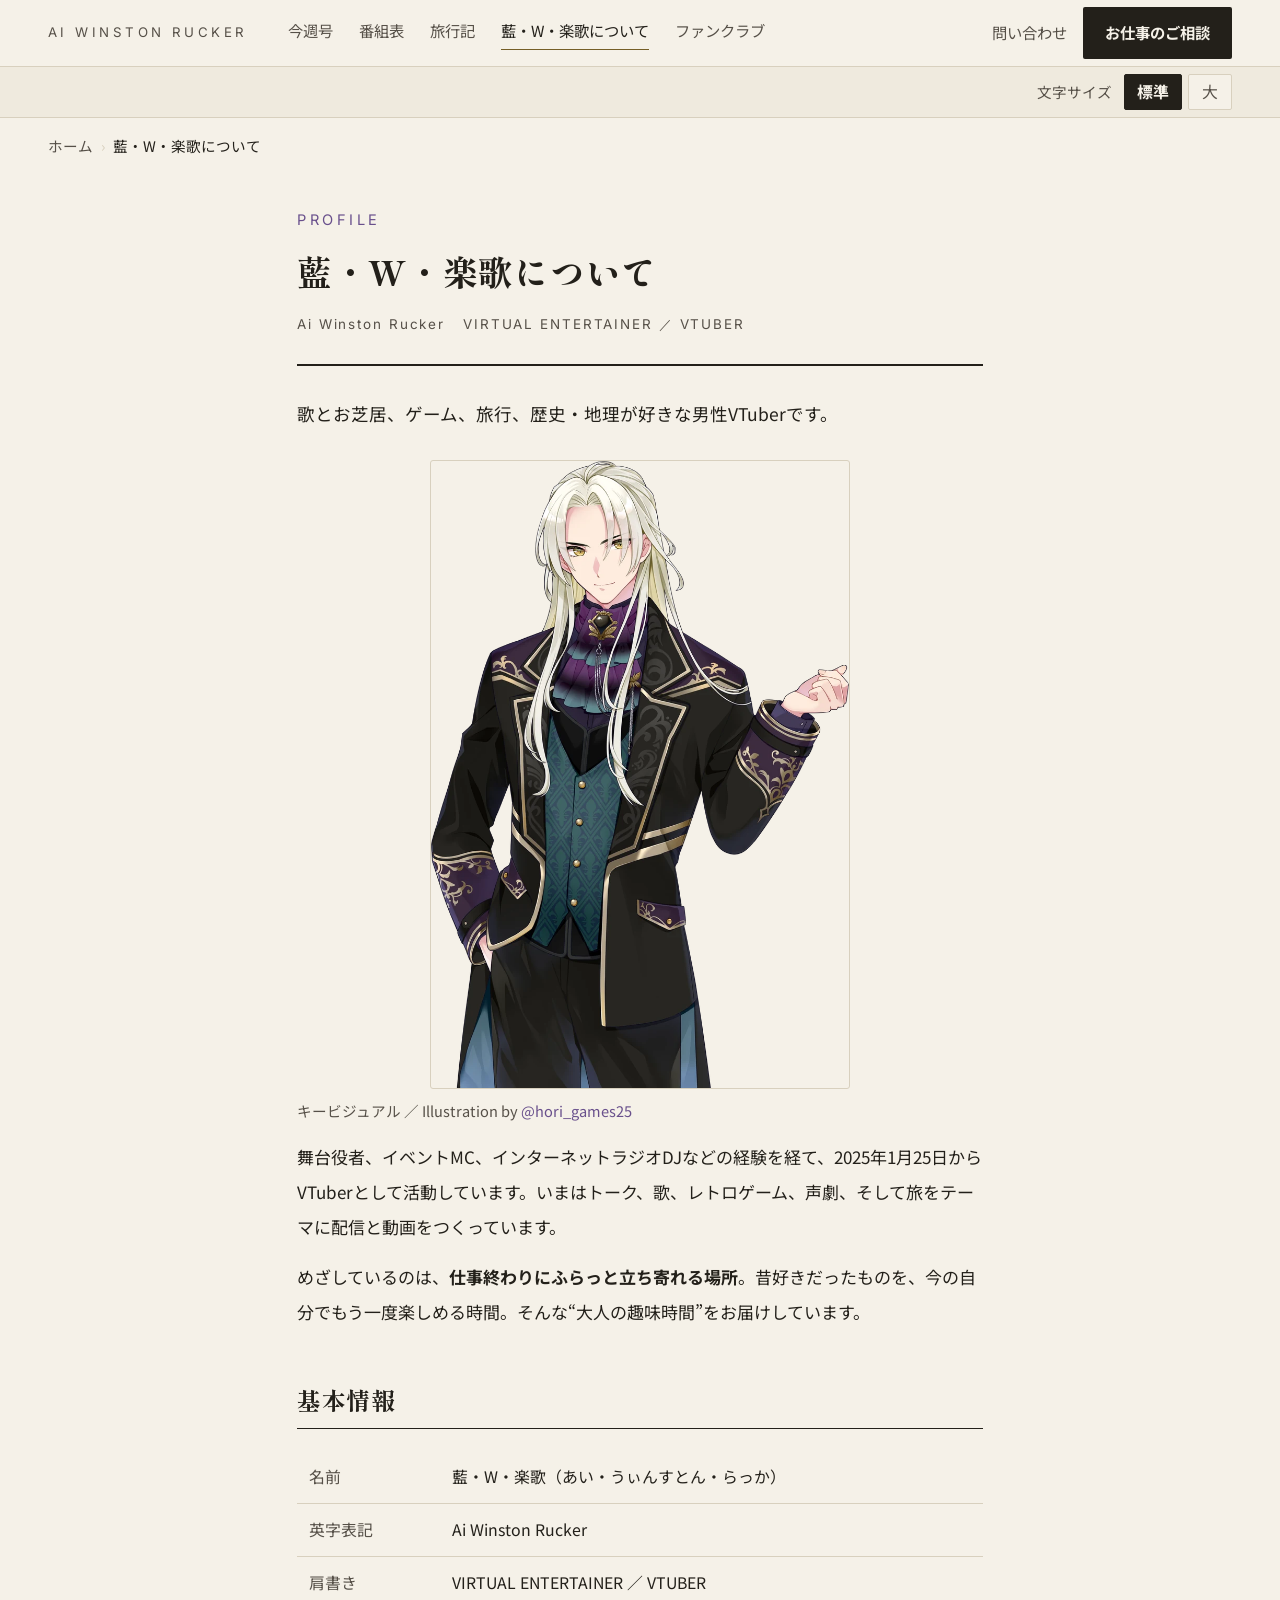
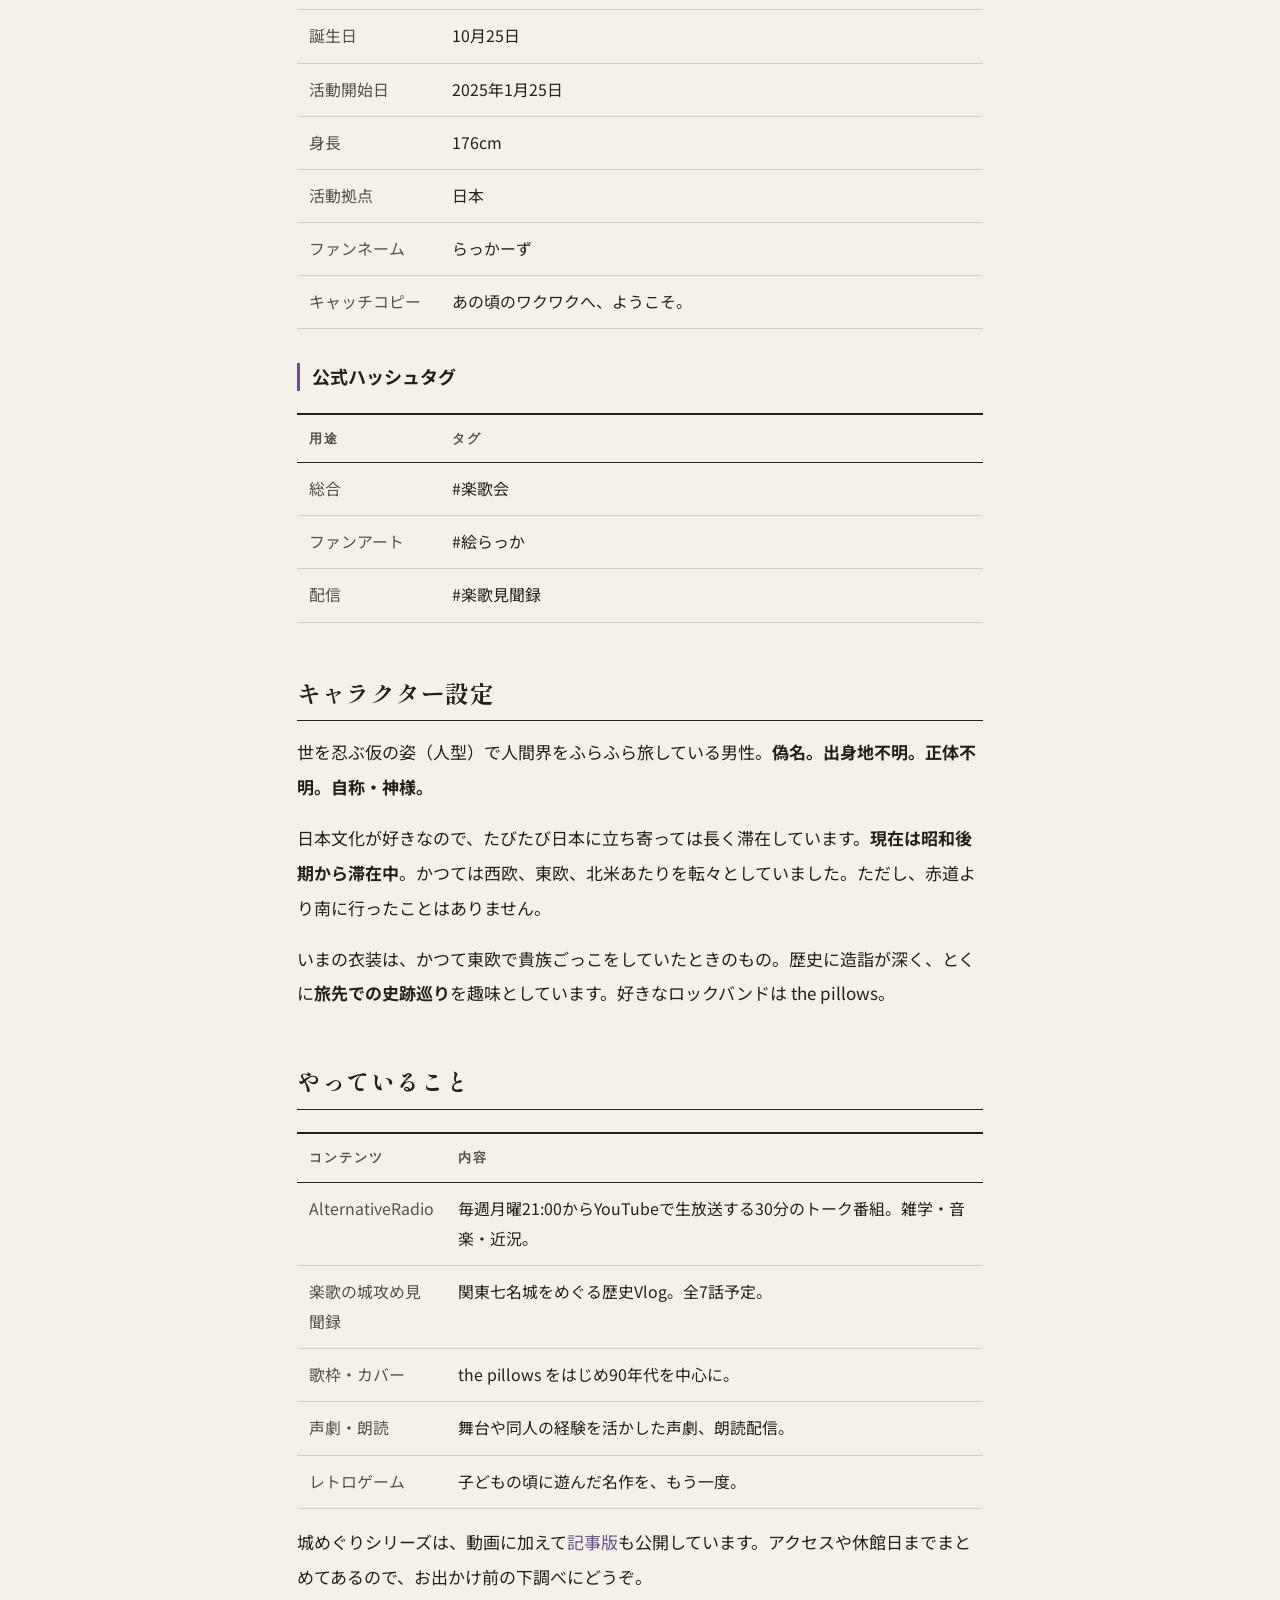
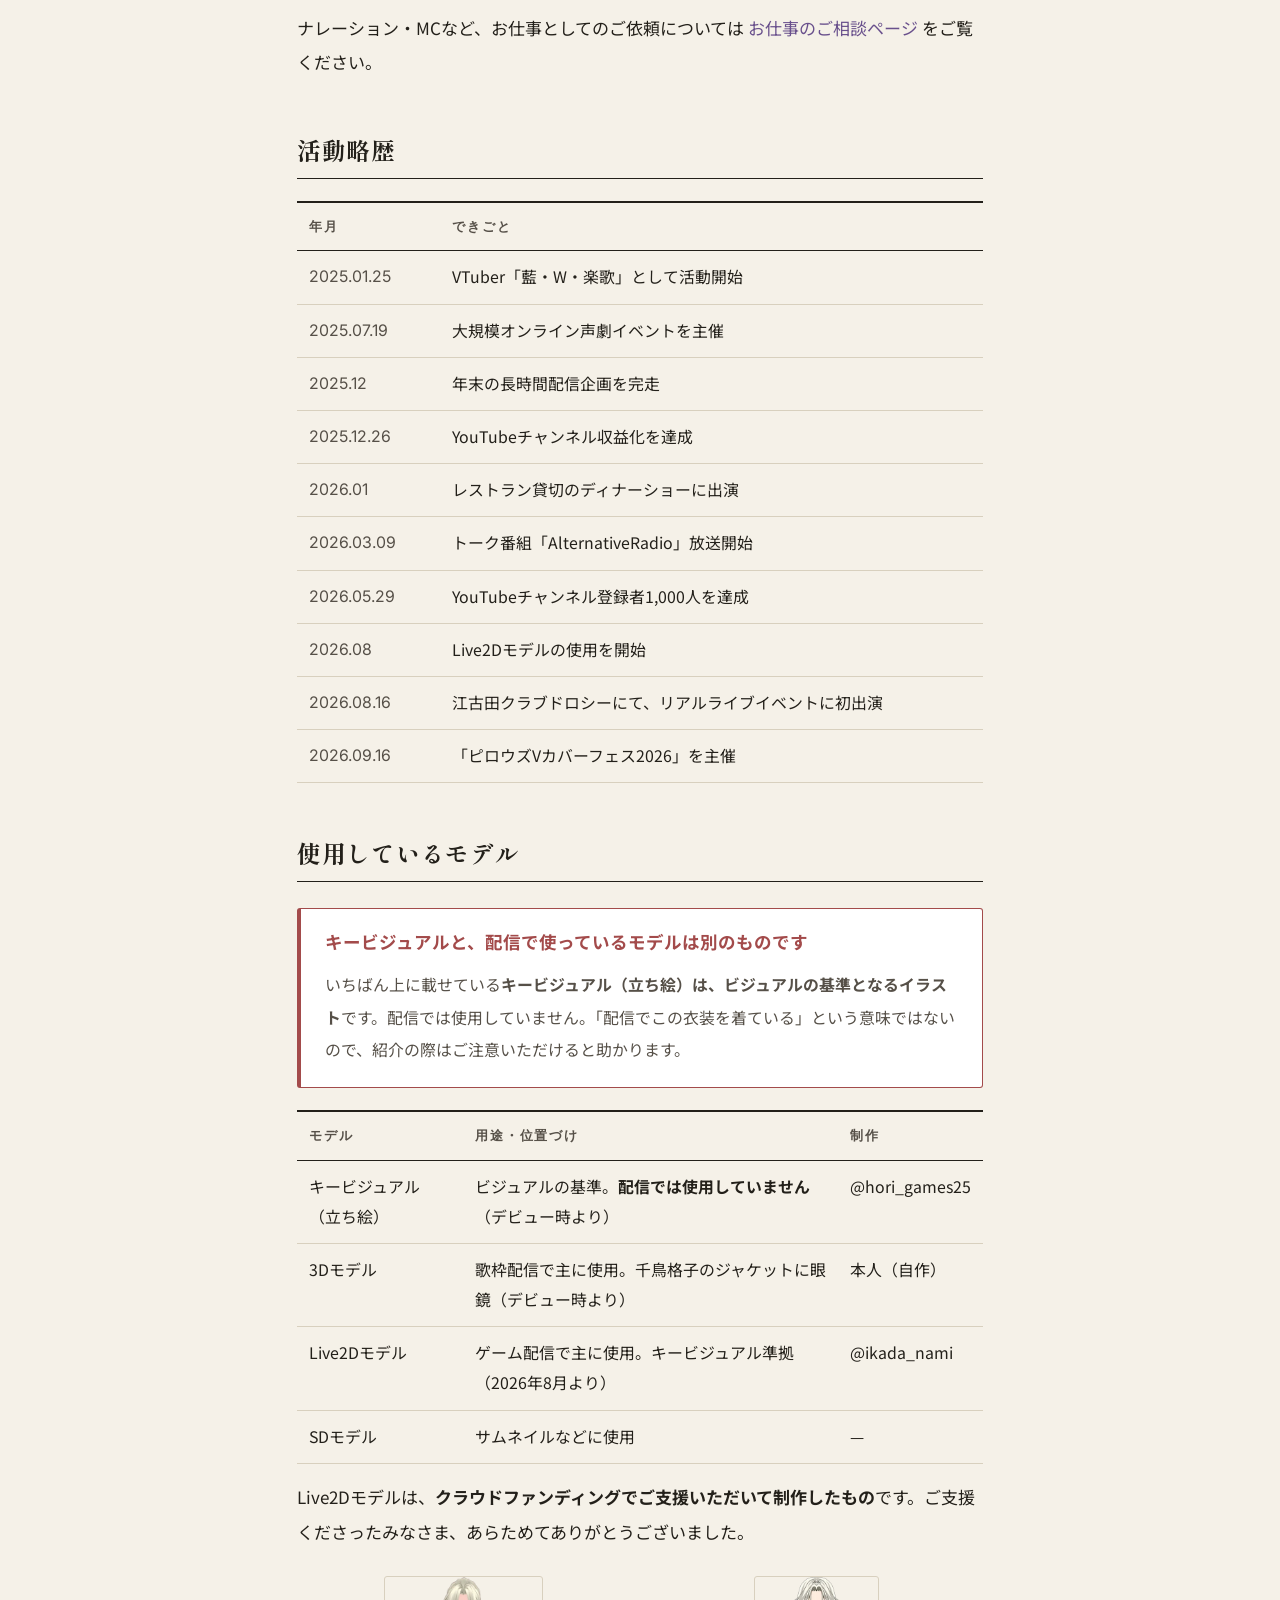
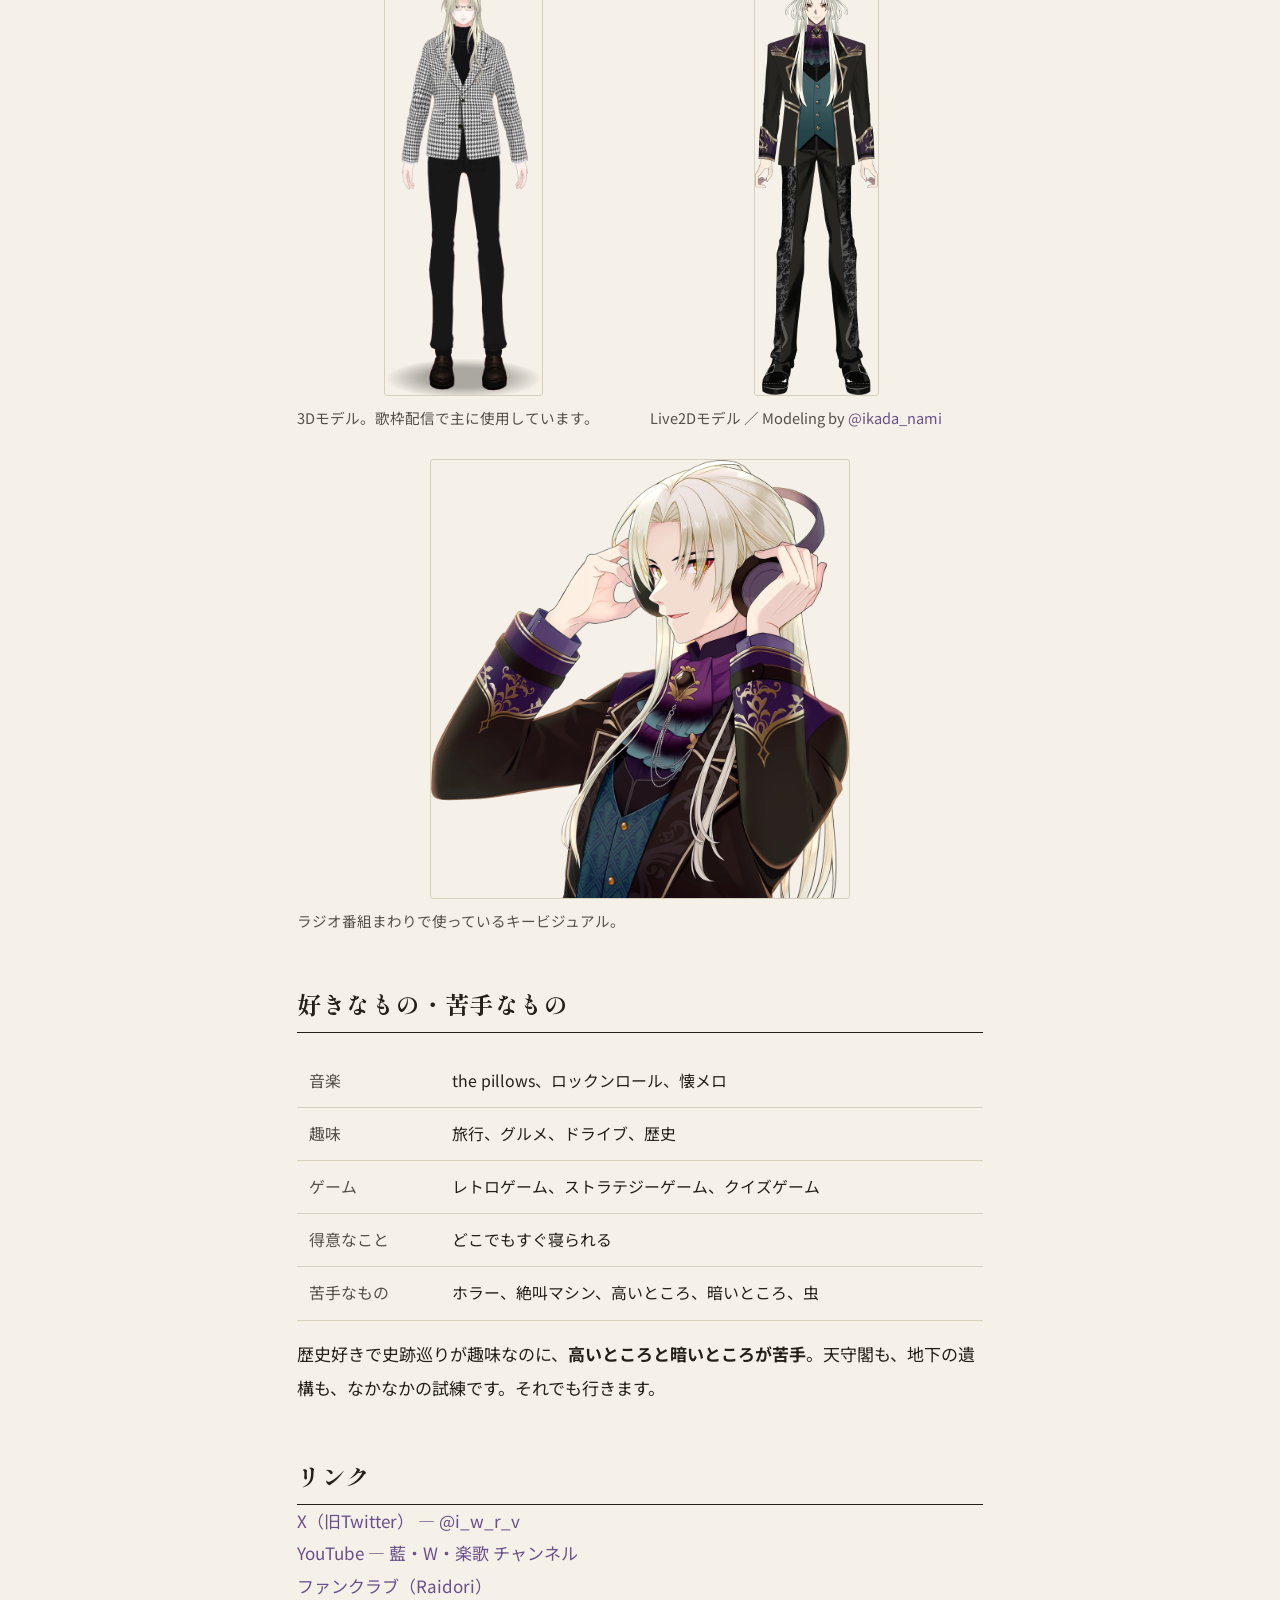
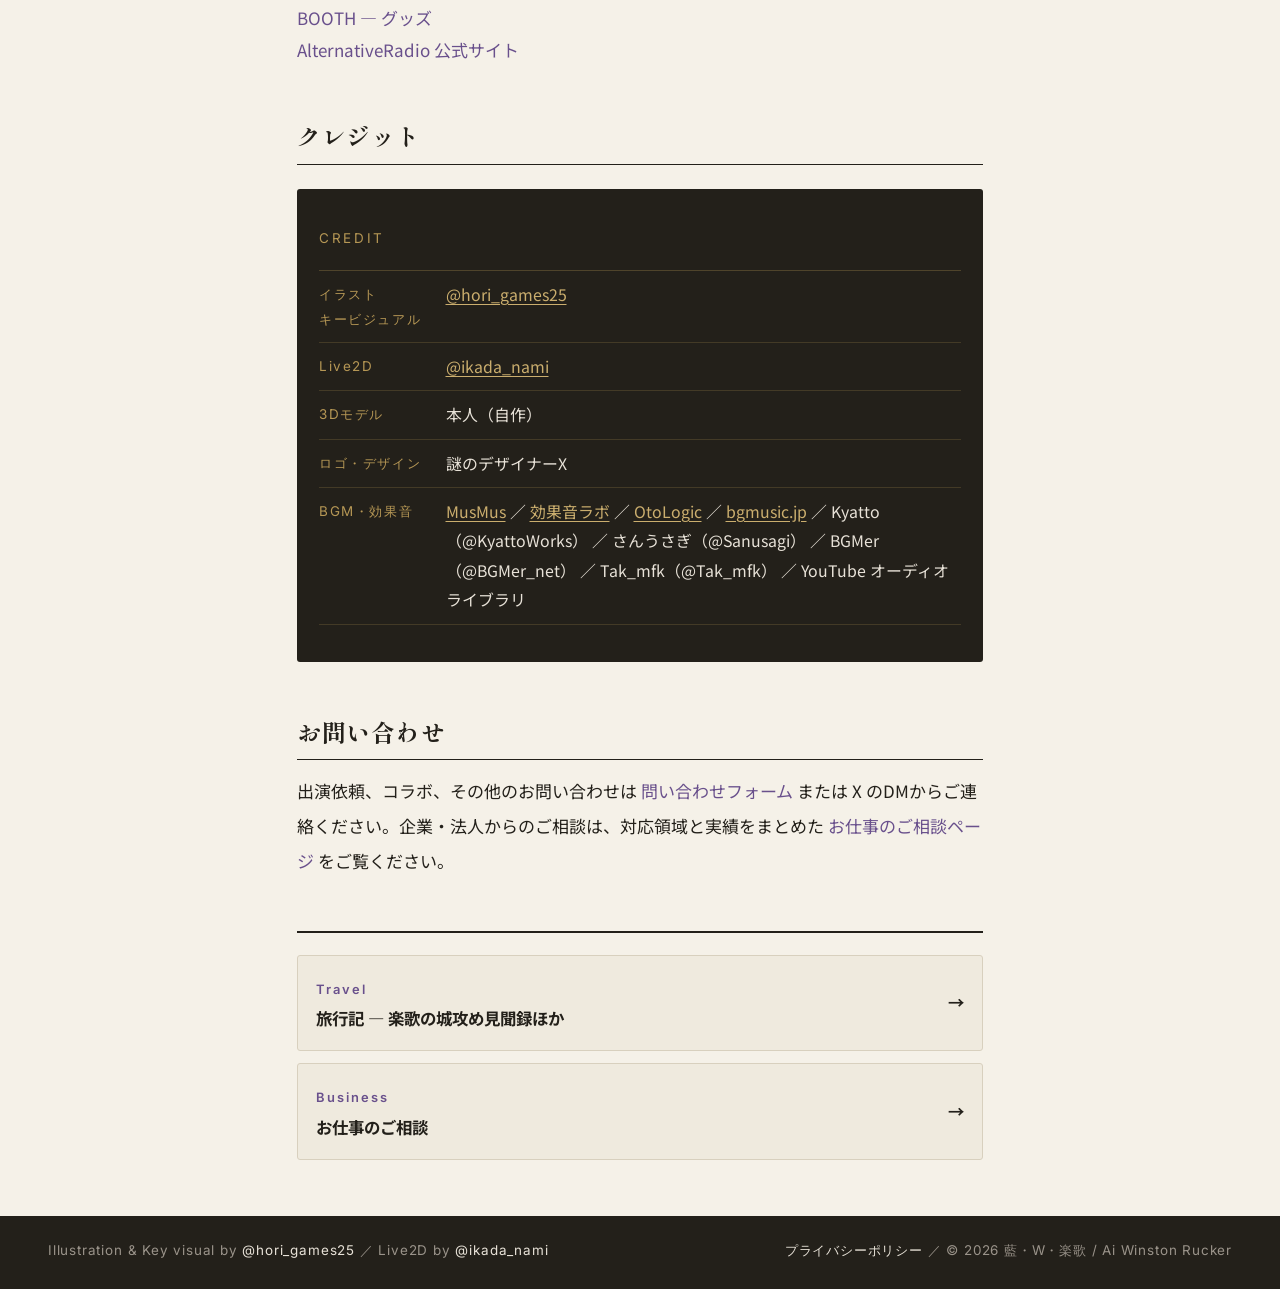
<file: profile/index.html>
<!DOCTYPE html>
<html lang="ja">
<head>
<meta charset="UTF-8">
<meta name="viewport" content="width=device-width, initial-scale=1.0">

<!-- Google tag (gtag.js) -->
<script async src="https://www.googletagmanager.com/gtag/js?id=G-VVWD41VGYM"></script>
<script>
  window.dataLayer = window.dataLayer || [];
  function gtag(){ dataLayer.push(arguments); }
  gtag('js', new Date());
  gtag('config', 'G-VVWD41VGYM');
</script>

<title>藍・W・楽歌（Ai Winston Rucker）プロフィール｜VTuber</title>
<meta name="description" content="男性VTuber 藍・W・楽歌（あい・うぃんすとん・らっか／Ai Winston Rucker）の公式プロフィール。誕生日や活動開始日などの基本情報、キャラクター設定、活動略歴の年表、使用モデルとクレジットをまとめています。">
<link rel="canonical" href="https://iwrv.net/profile/">

<link rel="icon" href="/favicon.ico" sizes="any">
<link rel="icon" type="image/png" sizes="32x32" href="/images/favicon-32x32.png">
<link rel="apple-touch-icon" sizes="180x180" href="/images/apple-touch-icon.png">

<meta property="og:type" content="profile">
<meta property="og:title" content="藍・W・楽歌（Ai Winston Rucker）プロフィール">
<meta property="og:description" content="男性VTuber 藍・W・楽歌の公式プロフィール。基本情報、キャラクター設定、活動略歴の年表、使用モデルとクレジットまで。">
<meta property="og:image" content="https://iwrv.net/images/ogp-2026.jpg">
<meta property="og:url" content="https://iwrv.net/profile/">
<meta name="twitter:image" content="https://iwrv.net/images/ogp-2026.jpg">
<meta name="twitter:card" content="summary_large_image">
<meta name="twitter:site" content="@i_w_r_v">

<link rel="preconnect" href="https://fonts.googleapis.com">
<link rel="preconnect" href="https://fonts.gstatic.com" crossorigin>
<link href="https://fonts.googleapis.com/css2?family=Shippori+Mincho:wght@600;700;800&family=Cormorant+Garamond:ital,wght@0,500;0,600;1,400;1,500&family=Noto+Sans+JP:wght@400;500;700&family=Inter:wght@400;500;600;700&display=swap" rel="stylesheet">
<script>
(function(){try{var v=localStorage.getItem('awr-fontsize');
if(v==='l')document.documentElement.setAttribute('data-fontsize','l');}catch(e){}})();
</script>
<link rel="stylesheet" href="../assets/site.css">

<script type="application/ld+json">
{
  "@context": "https://schema.org",
  "@graph": [
    {
      "@type": "BreadcrumbList",
      "itemListElement": [
        { "@type": "ListItem", "position": 1, "name": "ホーム", "item": "https://iwrv.net/" },
        { "@type": "ListItem", "position": 2, "name": "藍・W・楽歌について", "item": "https://iwrv.net/profile/" }
      ]
    },
    {
      "@type": "ProfilePage",
      "url": "https://iwrv.net/profile/",
      "name": "藍・W・楽歌（Ai Winston Rucker）プロフィール",
      "inLanguage": "ja",
      "isPartOf": { "@type": "WebSite", "name": "藍・W・楽歌 Official Site", "url": "https://iwrv.net/" },
      "mainEntity": {
        "@type": "Person",
        "@id": "https://iwrv.net/#person",
        "name": "藍・W・楽歌",
        "alternateName": ["Ai Winston Rucker", "あい・うぃんすとん・らっか", "藍W楽歌"],
        "jobTitle": "バーチャルエンターテイナー／VTuber",
        "gender": "Male",
        "description": "歌とお芝居、ゲーム、旅行、歴史・地理が好きな男性VTuber。2025年1月25日に活動を開始し、トーク番組「AlternativeRadio」、歌枠、レトロゲーム、声劇・朗読、城めぐりVlog「楽歌の城攻め見聞録」を中心に活動している。",
        "image": "https://iwrv.net/images/tachie.webp",
        "url": "https://iwrv.net/",
        "mainEntityOfPage": "https://iwrv.net/profile/",
        "knowsAbout": ["日本史", "城郭", "地理", "ロックミュージック", "レトロゲーム", "朗読", "声劇", "ラジオ"],
        "sameAs": [
          "https://x.com/i_w_r_v",
          "https://www.youtube.com/@i_w_r_v",
          "https://raidori.com/@i_w_r_v",
          "https://iwr-v.booth.pm/",
          "https://a1wruck3r2025.wixsite.com/irwv"
        ]
      }
    }
  ]
}
</script>
</head>

<body data-base="../">

<a class="sr-only" href="#main">本文へスキップ</a>

<header class="nav" id="siteNav" data-open="false">
  <div class="wrap nav-inner">
    <a class="nav-brand" href="../">AI WINSTON RUCKER</a>
    <button class="burger" type="button" aria-label="メニューを開く" aria-expanded="false" aria-controls="navMenu">
      <span></span><span></span><span></span>
    </button>
    <nav class="nav-menu" id="navMenu" aria-label="メインメニュー">
      <a href="../">今週号</a>
      <a href="../#programme">番組表</a>
      <a href="../travel/">旅行記</a>
      <a href="./" aria-current="page">藍・W・楽歌について</a>
      <a href="https://raidori.com/@i_w_r_v" target="_blank" rel="noopener" data-analytics-event="raidori_nav_click">ファンクラブ</a>
      <a class="only-sp" href="../business/" data-analytics-event="business_navsp_click">お仕事のご相談</a>
    </nav>
    <div class="nav-right">
      <a class="plain" href="../#contact">問い合わせ</a>
      <a class="nav-cta" href="../business/" data-analytics-event="business_nav_click">お仕事のご相談</a>
    </div>
  </div>
</header>

<div class="fontsize-bar">
  <div class="wrap fontsize-inner">
    <span class="fontsize-label" id="fsLabel">文字サイズ</span>
    <div class="fontsize-ctrl" role="group" aria-labelledby="fsLabel">
      <button type="button" class="fs-btn" data-fontsize="m" aria-pressed="true">標準</button>
      <button type="button" class="fs-btn" data-fontsize="l" aria-pressed="false">大</button>
    </div>
  </div>
</div>

<nav class="wrap crumb" aria-label="パンくずリスト">
  <ol>
    <li><a href="../">ホーム</a></li>
    <li><span aria-current="page">藍・W・楽歌について</span></li>
  </ol>
</nav>

<main id="main">
<article class="wrap art">

  <header class="art-head">
    <p class="eyebrow">Profile</p>
    <h1 class="art-title">藍・W・楽歌について</h1>
    <div class="art-meta">
      <span>Ai Winston Rucker</span>
      <span>VIRTUAL ENTERTAINER ／ VTUBER</span>
    </div>
  </header>

  <p class="art-lead">歌とお芝居、ゲーム、旅行、歴史・地理が好きな男性VTuberです。</p>

  <figure>
    <img src="../images/tachie.webp" alt="藍・W・楽歌のキービジュアル。長い白銀の髪に、紫と金の装飾が入った黒いジャケットをまとった全身イラスト。" width="800" height="1200" loading="eager" decoding="async" style="max-width:420px; margin-inline:auto;">
    <figcaption>キービジュアル ／ Illustration by <a href="https://x.com/hori_games25" target="_blank" rel="noopener" data-analytics-event="illustrator_keyvisual_click">@hori_games25</a></figcaption>
  </figure>

  <p>舞台役者、イベントMC、インターネットラジオDJなどの経験を経て、2025年1月25日からVTuberとして活動しています。いまはトーク、歌、レトロゲーム、声劇、そして旅をテーマに配信と動画をつくっています。</p>

  <p>めざしているのは、<strong>仕事終わりにふらっと立ち寄れる場所</strong>。昔好きだったものを、今の自分でもう一度楽しめる時間。そんな“大人の趣味時間”をお届けしています。</p>

  <h2>基本情報</h2>

  <div class="tbl-wrap">
    <table class="route kv">
      <tbody>
        <tr><td>名前</td><td>藍・W・楽歌（あい・うぃんすとん・らっか）</td></tr>
        <tr><td>英字表記</td><td>Ai Winston Rucker</td></tr>
        <tr><td>肩書き</td><td>VIRTUAL ENTERTAINER ／ VTUBER</td></tr>
        <tr><td>誕生日</td><td>10月25日</td></tr>
        <tr><td>活動開始日</td><td>2025年1月25日</td></tr>
        <tr><td>身長</td><td>176cm</td></tr>
        <tr><td>活動拠点</td><td>日本</td></tr>
        <tr><td>ファンネーム</td><td>らっかーず</td></tr>
        <tr><td>キャッチコピー</td><td>あの頃のワクワクへ、ようこそ。</td></tr>
      </tbody>
    </table>
  </div>

  <h3>公式ハッシュタグ</h3>

  <div class="tbl-wrap">
    <table class="route kv">
      <thead>
        <tr><th scope="col">用途</th><th scope="col">タグ</th></tr>
      </thead>
      <tbody>
        <tr><td>総合</td><td>#楽歌会</td></tr>
        <tr><td>ファンアート</td><td>#絵らっか</td></tr>
        <tr><td>配信</td><td>#楽歌見聞録</td></tr>
      </tbody>
    </table>
  </div>

  <h2>キャラクター設定</h2>

  <p>世を忍ぶ仮の姿（人型）で人間界をふらふら旅している男性。<strong>偽名。出身地不明。正体不明。自称・神様。</strong></p>

  <p>日本文化が好きなので、たびたび日本に立ち寄っては長く滞在しています。<strong>現在は昭和後期から滞在中</strong>。かつては西欧、東欧、北米あたりを転々としていました。ただし、赤道より南に行ったことはありません。</p>

  <p>いまの衣装は、かつて東欧で貴族ごっこをしていたときのもの。歴史に造詣が深く、とくに<strong>旅先での史跡巡り</strong>を趣味としています。好きなロックバンドは the pillows。</p>

  <h2>やっていること</h2>

  <div class="tbl-wrap">
    <table class="route kv">
      <thead>
        <tr><th scope="col">コンテンツ</th><th scope="col">内容</th></tr>
      </thead>
      <tbody>
        <tr><td>AlternativeRadio</td><td>毎週月曜21:00からYouTubeで生放送する30分のトーク番組。雑学・音楽・近況。</td></tr>
        <tr><td>楽歌の城攻め見聞録</td><td>関東七名城をめぐる歴史Vlog。全7話予定。</td></tr>
        <tr><td>歌枠・カバー</td><td>the pillows をはじめ90年代を中心に。</td></tr>
        <tr><td>声劇・朗読</td><td>舞台や同人の経験を活かした声劇、朗読配信。</td></tr>
        <tr><td>レトロゲーム</td><td>子どもの頃に遊んだ名作を、もう一度。</td></tr>
      </tbody>
    </table>
  </div>

  <p>城めぐりシリーズは、動画に加えて<a href="../travel/castle/">記事版</a>も公開しています。アクセスや休館日までまとめてあるので、お出かけ前の下調べにどうぞ。</p>

  <p>ナレーション・MCなど、お仕事としてのご依頼については <a href="../business/">お仕事のご相談ページ</a> をご覧ください。</p>

  <h2>活動略歴</h2>

  <div class="tbl-wrap">
    <table class="route kv">
      <thead>
        <tr><th scope="col">年月</th><th scope="col">できごと</th></tr>
      </thead>
      <tbody>
        <tr><td class="num">2025.01.25</td><td>VTuber「藍・W・楽歌」として活動開始</td></tr>
        <tr><td class="num">2025.07.19</td><td>大規模オンライン声劇イベントを主催</td></tr>
        <tr><td class="num">2025.12</td><td>年末の長時間配信企画を完走</td></tr>
        <tr><td class="num">2025.12.26</td><td>YouTubeチャンネル収益化を達成</td></tr>
        <tr><td class="num">2026.01</td><td>レストラン貸切のディナーショーに出演</td></tr>
        <tr><td class="num">2026.03.09</td><td>トーク番組「AlternativeRadio」放送開始</td></tr>
        <tr><td class="num">2026.05.29</td><td>YouTubeチャンネル登録者1,000人を達成</td></tr>
        <tr><td class="num">2026.08</td><td>Live2Dモデルの使用を開始</td></tr>
        <tr><td class="num">2026.08.16</td><td>江古田クラブドロシーにて、リアルライブイベントに初出演</td></tr>
        <tr><td class="num">2026.09.16</td><td>「ピロウズVカバーフェス2026」を主催</td></tr>
      </tbody>
    </table>
  </div>

  <h2>使用しているモデル</h2>

  <div class="warnbox">
    <h3>キービジュアルと、配信で使っているモデルは別のものです</h3>
    <p>いちばん上に載せている<strong>キービジュアル（立ち絵）は、ビジュアルの基準となるイラスト</strong>です。配信では使用していません。「配信でこの衣装を着ている」という意味ではないので、紹介の際はご注意いただけると助かります。</p>
  </div>

  <div class="tbl-wrap">
    <table class="route">
      <thead>
        <tr><th scope="col">モデル</th><th scope="col">用途・位置づけ</th><th scope="col">制作</th></tr>
      </thead>
      <tbody>
        <tr><td>キービジュアル（立ち絵）</td><td>ビジュアルの基準。<strong>配信では使用していません</strong>（デビュー時より）</td><td>@hori_games25</td></tr>
        <tr><td>3Dモデル</td><td>歌枠配信で主に使用。千鳥格子のジャケットに眼鏡（デビュー時より）</td><td>本人（自作）</td></tr>
        <tr><td>Live2Dモデル</td><td>ゲーム配信で主に使用。キービジュアル準拠（2026年8月より）</td><td>@ikada_nami</td></tr>
        <tr><td>SDモデル</td><td>サムネイルなどに使用</td><td>—</td></tr>
      </tbody>
    </table>
  </div>

  <p>Live2Dモデルは、<strong>クラウドファンディングでご支援いただいて制作したもの</strong>です。ご支援くださったみなさま、あらためてありがとうございました。</p>

  <div style="display:grid; grid-template-columns:1fr 1fr; gap:20px; align-items:end; margin-top:26px;">
    <figure style="margin:0;">
      <img src="../images/model-3d.webp" alt="藍・W・楽歌の3Dモデル全身。千鳥格子のジャケットに黒いパンツ、眼鏡をかけている。" width="376" height="1000" loading="lazy" decoding="async" style="max-height:420px; width:auto; max-width:100%; margin-inline:auto; display:block;">
      <figcaption>3Dモデル。歌枠配信で主に使用しています。</figcaption>
    </figure>
    <figure style="margin:0;">
      <img src="../images/model-live2d.webp" alt="藍・W・楽歌のLive2Dモデル全身。キービジュアルに準拠した黒いジャケット姿。" width="354" height="1200" loading="lazy" decoding="async" style="max-height:420px; width:auto; max-width:100%; margin-inline:auto; display:block;">
      <figcaption>Live2Dモデル ／ Modeling by <a href="https://x.com/ikada_nami" target="_blank" rel="noopener" data-analytics-event="live2d_credit_click">@ikada_nami</a></figcaption>
    </figure>
  </div>

  <figure>
    <img src="../images/radio-cut.webp" alt="ヘッドフォンを手で押さえている藍・W・楽歌のキービジュアル。" width="1050" height="1100" loading="lazy" decoding="async" style="max-width:420px; margin-inline:auto;">
    <figcaption>ラジオ番組まわりで使っているキービジュアル。</figcaption>
  </figure>

  <h2>好きなもの・苦手なもの</h2>

  <div class="tbl-wrap">
    <table class="route kv">
      <tbody>
        <tr><td>音楽</td><td>the pillows、ロックンロール、懐メロ</td></tr>
        <tr><td>趣味</td><td>旅行、グルメ、ドライブ、歴史</td></tr>
        <tr><td>ゲーム</td><td>レトロゲーム、ストラテジーゲーム、クイズゲーム</td></tr>
        <tr><td>得意なこと</td><td>どこでもすぐ寝られる</td></tr>
        <tr><td>苦手なもの</td><td>ホラー、絶叫マシン、高いところ、暗いところ、虫</td></tr>
      </tbody>
    </table>
  </div>

  <p>歴史好きで史跡巡りが趣味なのに、<strong>高いところと暗いところが苦手</strong>。天守閣も、地下の遺構も、なかなかの試練です。それでも行きます。</p>

  <h2>リンク</h2>

  <ul>
    <li><a href="https://x.com/i_w_r_v" target="_blank" rel="noopener" data-analytics-event="profile_x_click">X（旧Twitter） — @i_w_r_v</a></li>
    <li><a href="https://www.youtube.com/@i_w_r_v" target="_blank" rel="noopener" data-analytics-event="profile_youtube_click">YouTube — 藍・W・楽歌 チャンネル</a></li>
    <li><a href="https://raidori.com/@i_w_r_v" target="_blank" rel="noopener" data-analytics-event="profile_raidori_click">ファンクラブ（Raidori）</a></li>
    <li><a href="https://iwr-v.booth.pm/" target="_blank" rel="noopener" data-analytics-event="profile_booth_click">BOOTH — グッズ</a></li>
    <li><a href="https://a1wruck3r2025.wixsite.com/irwv" target="_blank" rel="noopener" data-analytics-event="profile_radio_click">AlternativeRadio 公式サイト</a></li>
  </ul>

  <h2>クレジット</h2>

  <div class="databox">
    <p class="lbl">CREDIT</p>
    <dl>
      <div class="row"><dt>イラスト<br>キービジュアル</dt><dd><a href="https://x.com/hori_games25" target="_blank" rel="noopener">@hori_games25</a></dd></div>
      <div class="row"><dt>Live2D</dt><dd><a href="https://x.com/ikada_nami" target="_blank" rel="noopener">@ikada_nami</a></dd></div>
      <div class="row"><dt>3Dモデル</dt><dd>本人（自作）</dd></div>
      <div class="row"><dt>ロゴ・デザイン</dt><dd>謎のデザイナーX</dd></div>
      <div class="row"><dt>BGM・効果音</dt><dd><a href="https://musmus.main.jp/" target="_blank" rel="noopener">MusMus</a> ／ <a href="https://soundeffect-lab.info/" target="_blank" rel="noopener">効果音ラボ</a> ／ <a href="https://otologic.jp/" target="_blank" rel="noopener">OtoLogic</a> ／ <a href="https://bgmusic.jp/" target="_blank" rel="noopener">bgmusic.jp</a> ／ Kyatto（@KyattoWorks） ／ さんうさぎ（@Sanusagi） ／ BGMer（@BGMer_net） ／ Tak_mfk（@Tak_mfk） ／ YouTube オーディオ ライブラリ</dd></div>
    </dl>
  </div>

  <h2>お問い合わせ</h2>

  <p>出演依頼、コラボ、その他のお問い合わせは <a href="../#contact">問い合わせフォーム</a> または X のDMからご連絡ください。企業・法人からのご相談は、対応領域と実績をまとめた <a href="../business/">お仕事のご相談ページ</a> をご覧ください。</p>

  <nav class="art-nav" aria-label="関連ページ">
    <a href="../travel/">
      <span><span class="en">Travel</span><br>旅行記 — 楽歌の城攻め見聞録ほか</span>
      <span aria-hidden="true">→</span>
    </a>
    <a href="../business/" data-analytics-event="business_profile_click">
      <span><span class="en">Business</span><br>お仕事のご相談</span>
      <span aria-hidden="true">→</span>
    </a>
  </nav>

</article>
</main>

<footer class="foot" style="padding-top:0;">
  <div class="wrap">
    <div class="foot-bottom" style="margin-top:0; border-top:0;">
      <span>Illustration &amp; Key visual by <a href="https://x.com/hori_games25" target="_blank" rel="noopener">@hori_games25</a> ／ Live2D by <a href="https://x.com/ikada_nami" target="_blank" rel="noopener">@ikada_nami</a></span>
      <span><a href="../privacy/">プライバシーポリシー</a> ／ © 2026 藍・W・楽歌 / Ai Winston Rucker</span>
    </div>
  </div>
</footer>

<script src="../assets/site.js" defer></script>
</body>
</html>
</file>
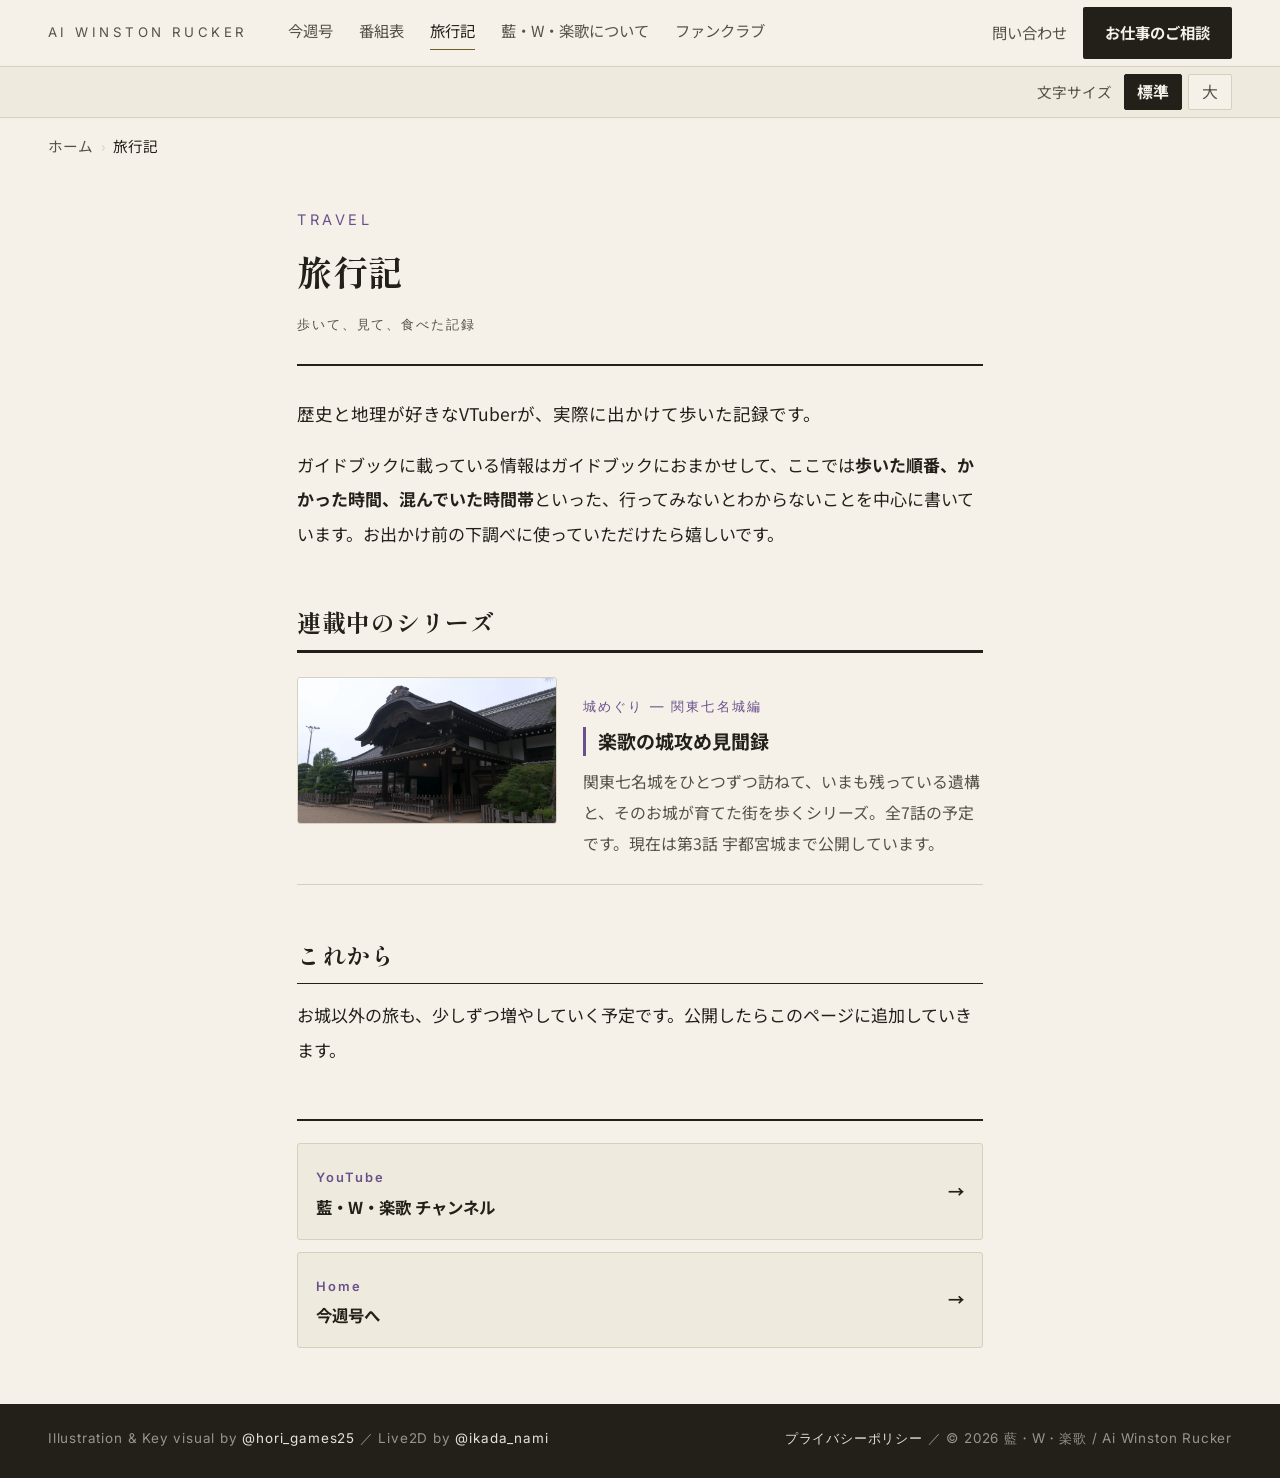
<file: travel/index.html>
<!DOCTYPE html>
<html lang="ja">
<head>
<meta charset="UTF-8">
<meta name="viewport" content="width=device-width, initial-scale=1.0">

<!-- Google tag (gtag.js) -->
<script async src="https://www.googletagmanager.com/gtag/js?id=G-VVWD41VGYM"></script>
<script>
  window.dataLayer = window.dataLayer || [];
  function gtag(){ dataLayer.push(arguments); }
  gtag('js', new Date());
  gtag('config', 'G-VVWD41VGYM');
</script>

<title>旅行記 ｜ 藍・W・楽歌 — 歩いて、見て、食べた記録</title>
<meta name="description" content="藍・W・楽歌の旅行記。お城の遺構をめぐる「楽歌の城攻め見聞録」をはじめ、実際に歩いた順番・所要時間・アクセスつきで、旅の記録をまとめています。">
<link rel="canonical" href="https://iwrv.net/travel/">

<link rel="icon" href="/favicon.ico" sizes="any">
<link rel="icon" type="image/png" sizes="32x32" href="/images/favicon-32x32.png">
<link rel="apple-touch-icon" sizes="180x180" href="/images/apple-touch-icon.png">

<meta property="og:type" content="website">
<meta property="og:title" content="旅行記 ｜ 藍・W・楽歌">
<meta property="og:description" content="歩いて、見て、食べた記録。所要時間とアクセスつきの旅行記です。">
<meta property="og:image" content="https://iwrv.net/images/ogp-travel.jpg">
<meta property="og:image:width" content="1200">
<meta property="og:image:height" content="630">
<meta property="og:url" content="https://iwrv.net/travel/">
<meta name="twitter:image" content="https://iwrv.net/images/ogp-travel.jpg">
<meta name="twitter:card" content="summary_large_image">
<meta name="twitter:site" content="@i_w_r_v">

<link rel="preconnect" href="https://fonts.googleapis.com">
<link rel="preconnect" href="https://fonts.gstatic.com" crossorigin>
<link href="https://fonts.googleapis.com/css2?family=Shippori+Mincho:wght@600;700;800&family=Cormorant+Garamond:ital,wght@0,500;0,600;1,400;1,500&family=Noto+Sans+JP:wght@400;500;700&family=Inter:wght@400;500;600;700&display=swap" rel="stylesheet">
<script>
(function(){try{var v=localStorage.getItem('awr-fontsize');
if(v==='l')document.documentElement.setAttribute('data-fontsize','l');}catch(e){}})();
</script>
<link rel="stylesheet" href="../assets/site.css">

<script type="application/ld+json">
{
  "@context": "https://schema.org",
  "@graph": [
    {
      "@type": "BreadcrumbList",
      "itemListElement": [
        { "@type": "ListItem", "position": 1, "name": "ホーム", "item": "https://iwrv.net/" },
        { "@type": "ListItem", "position": 2, "name": "旅行記", "item": "https://iwrv.net/travel/" }
      ]
    },
    {
      "@type": "CollectionPage",
      "name": "旅行記",
      "url": "https://iwrv.net/travel/",
      "description": "藍・W・楽歌の旅行記。歩いた順番・所要時間・アクセスつきで旅の記録をまとめています。",
      "inLanguage": "ja",
      "isPartOf": { "@type": "WebSite", "name": "藍・W・楽歌 Official Site", "url": "https://iwrv.net/" }
    }
  ]
}
</script>
</head>

<body data-base="../">

<a class="sr-only" href="#main">本文へスキップ</a>

<header class="nav" id="siteNav" data-open="false">
  <div class="wrap nav-inner">
    <a class="nav-brand" href="../">AI WINSTON RUCKER</a>
    <button class="burger" type="button" aria-label="メニューを開く" aria-expanded="false" aria-controls="navMenu">
      <span></span><span></span><span></span>
    </button>
    <nav class="nav-menu" id="navMenu" aria-label="メインメニュー">
      <a href="../">今週号</a>
      <a href="../#programme">番組表</a>
      <a href="./" aria-current="page">旅行記</a>
      <a href="../profile/">藍・W・楽歌について</a>
      <a href="https://raidori.com/@i_w_r_v" target="_blank" rel="noopener" data-analytics-event="raidori_nav_click">ファンクラブ</a>
      <a class="only-sp" href="../business/" data-analytics-event="business_navsp_click">お仕事のご相談</a>
    </nav>
    <div class="nav-right">
      <a class="plain" href="../#contact">問い合わせ</a>
      <a class="nav-cta" href="../business/" data-analytics-event="business_nav_click">お仕事のご相談</a>
    </div>
  </div>
</header>

<div class="fontsize-bar">
  <div class="wrap fontsize-inner">
    <span class="fontsize-label" id="fsLabel">文字サイズ</span>
    <div class="fontsize-ctrl" role="group" aria-labelledby="fsLabel">
      <button type="button" class="fs-btn" data-fontsize="m" aria-pressed="true">標準</button>
      <button type="button" class="fs-btn" data-fontsize="l" aria-pressed="false">大</button>
    </div>
  </div>
</div>

<nav class="wrap crumb" aria-label="パンくずリスト">
  <ol>
    <li><a href="../">ホーム</a></li>
    <li><span aria-current="page">旅行記</span></li>
  </ol>
</nav>

<main id="main">
<div class="wrap art">

  <header class="art-head">
    <p class="eyebrow">Travel</p>
    <h1 class="art-title">旅行記</h1>
    <div class="art-meta">
      <span>歩いて、見て、食べた記録</span>
    </div>
  </header>

  <p class="art-lead">歴史と地理が好きなVTuberが、実際に出かけて歩いた記録です。</p>

  <p>ガイドブックに載っている情報はガイドブックにおまかせして、ここでは<strong>歩いた順番、かかった時間、混んでいた時間帯</strong>といった、行ってみないとわからないことを中心に書いています。お出かけ前の下調べに使っていただけたら嬉しいです。</p>

  <h2>連載中のシリーズ</h2>

  <div class="arc-list">
    <article class="arc-item">
      <a href="castle/" aria-hidden="true" tabindex="-1">
        <img src="../images/castle/kawagoe/01-honmaru-goten.webp" alt="" width="1600" height="900" loading="lazy" decoding="async">
      </a>
      <div>
        <p class="en">城めぐり — 関東七名城編</p>
        <h3><a href="castle/">楽歌の城攻め見聞録</a></h3>
        <p class="body">関東七名城をひとつずつ訪ねて、いまも残っている遺構と、そのお城が育てた街を歩くシリーズ。全7話の予定です。現在は第3話 宇都宮城まで公開しています。</p>
      </div>
    </article>
  </div>

  <h2>これから</h2>

  <p>お城以外の旅も、少しずつ増やしていく予定です。公開したらこのページに追加していきます。</p>

  <nav class="art-nav" aria-label="関連ページ">
    <a href="https://www.youtube.com/@i_w_r_v" target="_blank" rel="noopener" data-analytics-event="youtube_channel_click">
      <span><span class="en">YouTube</span><br>藍・W・楽歌 チャンネル</span>
      <span aria-hidden="true">→</span>
    </a>
    <a href="../">
      <span><span class="en">Home</span><br>今週号へ</span>
      <span aria-hidden="true">→</span>
    </a>
  </nav>

</div>
</main>

<footer class="foot" style="padding-top:0;">
  <div class="wrap">
    <div class="foot-bottom" style="margin-top:0; border-top:0;">
      <span>Illustration &amp; Key visual by <a href="https://x.com/hori_games25" target="_blank" rel="noopener">@hori_games25</a> ／ Live2D by <a href="https://x.com/ikada_nami" target="_blank" rel="noopener">@ikada_nami</a></span>
      <span><a href="../privacy/">プライバシーポリシー</a> ／ © 2026 藍・W・楽歌 / Ai Winston Rucker</span>
    </div>
  </div>
</footer>

<script src="../assets/site.js" defer></script>
</body>
</html>
</file>
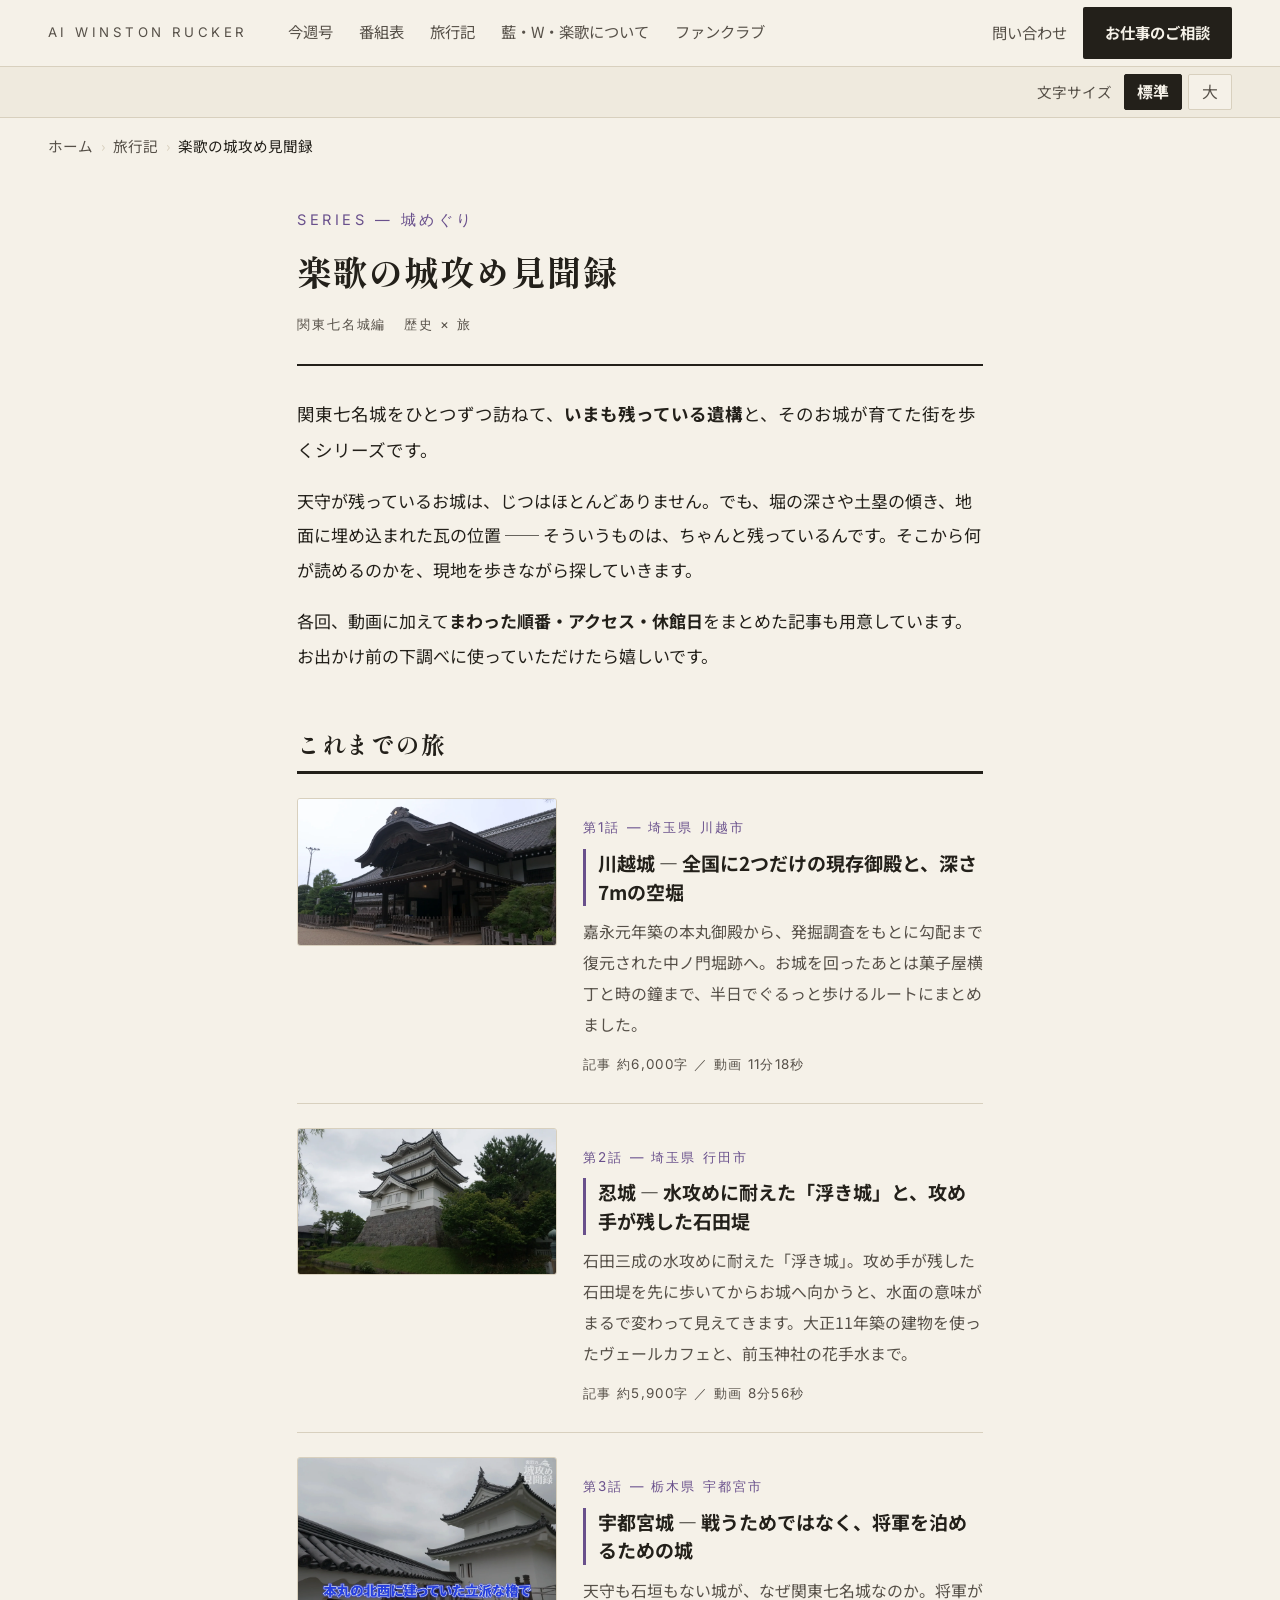
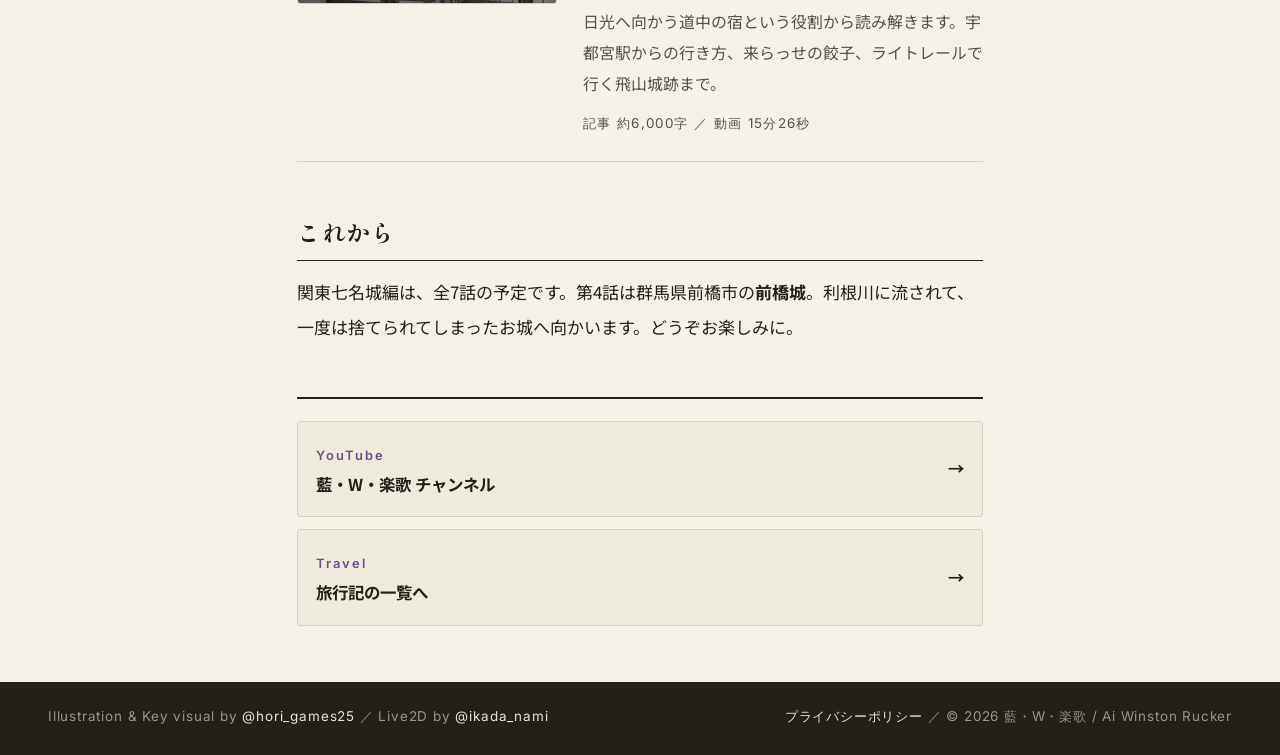
<file: travel/castle/index.html>
<!DOCTYPE html>
<html lang="ja">
<head>
<meta charset="UTF-8">
<meta name="viewport" content="width=device-width, initial-scale=1.0">

<!-- Google tag (gtag.js) -->
<script async src="https://www.googletagmanager.com/gtag/js?id=G-VVWD41VGYM"></script>
<script>
  window.dataLayer = window.dataLayer || [];
  function gtag(){ dataLayer.push(arguments); }
  gtag('js', new Date());
  gtag('config', 'G-VVWD41VGYM');
</script>

<title>楽歌の城攻め見聞録 ｜ 関東七名城をめぐる歴史さんぽ — 藍・W・楽歌</title>
<meta name="description" content="関東七名城をひとつずつ訪ねて、残っている遺構とその城が育てた街を歩くシリーズ。各回、まわった順番とアクセス、休館日つきの記事を用意しています。">
<link rel="canonical" href="https://iwrv.net/travel/castle/">

<link rel="icon" href="/favicon.ico" sizes="any">
<link rel="icon" type="image/png" sizes="32x32" href="/images/favicon-32x32.png">
<link rel="apple-touch-icon" sizes="180x180" href="/images/apple-touch-icon.png">

<meta property="og:type" content="website">
<meta property="og:title" content="楽歌の城攻め見聞録 ｜ 関東七名城をめぐる歴史さんぽ">
<meta property="og:description" content="関東七名城をひとつずつ訪ねて、遺構と街を歩くシリーズ。アクセスと休館日つきの記事を用意しています。">
<meta property="og:image" content="https://iwrv.net/images/ogp-castle.jpg">
<meta property="og:image:width" content="1200">
<meta property="og:image:height" content="630">
<meta property="og:url" content="https://iwrv.net/travel/castle/">
<meta name="twitter:image" content="https://iwrv.net/images/ogp-castle.jpg">
<meta name="twitter:card" content="summary_large_image">
<meta name="twitter:site" content="@i_w_r_v">

<link rel="preconnect" href="https://fonts.googleapis.com">
<link rel="preconnect" href="https://fonts.gstatic.com" crossorigin>
<link href="https://fonts.googleapis.com/css2?family=Shippori+Mincho:wght@600;700;800&family=Cormorant+Garamond:ital,wght@0,500;0,600;1,400;1,500&family=Noto+Sans+JP:wght@400;500;700&family=Inter:wght@400;500;600;700&display=swap" rel="stylesheet">
<script>
(function(){try{var v=localStorage.getItem('awr-fontsize');
if(v==='l')document.documentElement.setAttribute('data-fontsize','l');}catch(e){}})();
</script>
<link rel="stylesheet" href="../../assets/site.css">

<script type="application/ld+json">
{
  "@context": "https://schema.org",
  "@graph": [
    {
      "@type": "BreadcrumbList",
      "itemListElement": [
        { "@type": "ListItem", "position": 1, "name": "ホーム", "item": "https://iwrv.net/" },
        { "@type": "ListItem", "position": 2, "name": "旅行記", "item": "https://iwrv.net/travel/" },
        { "@type": "ListItem", "position": 3, "name": "楽歌の城攻め見聞録", "item": "https://iwrv.net/travel/castle/" }
      ]
    },
    {
      "@type": "CreativeWorkSeries",
      "name": "楽歌の城攻め見聞録",
      "url": "https://iwrv.net/travel/castle/",
      "description": "関東七名城をひとつずつ訪ねて、残っている遺構とその城が育てた街を歩く歴史Vlogシリーズ。",
      "inLanguage": "ja",
      "author": { "@type": "Person", "name": "藍・W・楽歌", "url": "https://iwrv.net/" }
    }
  ]
}
</script>
</head>

<body data-base="../../">

<a class="sr-only" href="#main">本文へスキップ</a>

<header class="nav" id="siteNav" data-open="false">
  <div class="wrap nav-inner">
    <a class="nav-brand" href="../../">AI WINSTON RUCKER</a>
    <button class="burger" type="button" aria-label="メニューを開く" aria-expanded="false" aria-controls="navMenu">
      <span></span><span></span><span></span>
    </button>
    <nav class="nav-menu" id="navMenu" aria-label="メインメニュー">
      <a href="../../">今週号</a>
      <a href="../../#programme">番組表</a>
      <a href="../">旅行記</a>
      <a href="../../profile/">藍・W・楽歌について</a>
      <a href="https://raidori.com/@i_w_r_v" target="_blank" rel="noopener" data-analytics-event="raidori_nav_click">ファンクラブ</a>
      <a class="only-sp" href="../../business/" data-analytics-event="business_navsp_click">お仕事のご相談</a>
    </nav>
    <div class="nav-right">
      <a class="plain" href="../../#contact">問い合わせ</a>
      <a class="nav-cta" href="../../business/" data-analytics-event="business_nav_click">お仕事のご相談</a>
    </div>
  </div>
</header>

<div class="fontsize-bar">
  <div class="wrap fontsize-inner">
    <span class="fontsize-label" id="fsLabel">文字サイズ</span>
    <div class="fontsize-ctrl" role="group" aria-labelledby="fsLabel">
      <button type="button" class="fs-btn" data-fontsize="m" aria-pressed="true">標準</button>
      <button type="button" class="fs-btn" data-fontsize="l" aria-pressed="false">大</button>
    </div>
  </div>
</div>

<nav class="wrap crumb" aria-label="パンくずリスト">
  <ol>
    <li><a href="../../">ホーム</a></li>
    <li><a href="../">旅行記</a></li>
    <li><span aria-current="page">楽歌の城攻め見聞録</span></li>
  </ol>
</nav>

<main id="main">
<div class="wrap art">

  <header class="art-head">
    <p class="eyebrow">Series — 城めぐり</p>
    <h1 class="art-title">楽歌の城攻め見聞録</h1>
    <div class="art-meta">
      <span>関東七名城編</span>
      <span>歴史 × 旅</span>
    </div>
  </header>

  <p class="art-lead">関東七名城をひとつずつ訪ねて、<strong>いまも残っている遺構</strong>と、そのお城が育てた街を歩くシリーズです。</p>

  <p>天守が残っているお城は、じつはほとんどありません。でも、堀の深さや土塁の傾き、地面に埋め込まれた瓦の位置 ── そういうものは、ちゃんと残っているんです。そこから何が読めるのかを、現地を歩きながら探していきます。</p>

  <p>各回、動画に加えて<strong>まわった順番・アクセス・休館日</strong>をまとめた記事も用意しています。お出かけ前の下調べに使っていただけたら嬉しいです。</p>

  <h2>これまでの旅</h2>

  <div class="arc-list">

    <article class="arc-item">
      <a href="kawagoe/" aria-hidden="true" tabindex="-1">
        <img src="../../images/castle/kawagoe/01-honmaru-goten.webp" alt="" width="1600" height="900" loading="lazy" decoding="async">
      </a>
      <div>
        <p class="en">第1話 — 埼玉県 川越市</p>
        <h3><a href="kawagoe/">川越城 — 全国に2つだけの現存御殿と、深さ7mの空堀</a></h3>
        <p class="body">嘉永元年築の本丸御殿から、発掘調査をもとに勾配まで復元された中ノ門堀跡へ。お城を回ったあとは菓子屋横丁と時の鐘まで、半日でぐるっと歩けるルートにまとめました。</p>
        <p class="meta">記事 約6,000字 ／ 動画 11分18秒</p>
      </div>
    </article>

    <article class="arc-item">
      <a href="oshi/" aria-hidden="true" tabindex="-1">
        <img src="../../images/castle/oshi/01b-oshi-yagura-mizubori.webp" alt="" width="1600" height="900" loading="lazy" decoding="async">
      </a>
      <div>
        <p class="en">第2話 — 埼玉県 行田市</p>
        <h3><a href="oshi/">忍城 — 水攻めに耐えた「浮き城」と、攻め手が残した石田堤</a></h3>
        <p class="body">石田三成の水攻めに耐えた「浮き城」。攻め手が残した石田堤を先に歩いてからお城へ向かうと、水面の意味がまるで変わって見えてきます。大正11年築の建物を使ったヴェールカフェと、前玉神社の花手水まで。</p>
        <p class="meta">記事 約5,900字 ／ 動画 8分56秒</p>
      </div>
    </article>

    <article class="arc-item">
      <a href="utsunomiya/" aria-hidden="true" tabindex="-1">
        <img src="../../images/castle/utsunomiya/20-seimeidai.webp" alt="" width="1600" height="900" loading="lazy" decoding="async">
      </a>
      <div>
        <p class="en">第3話 — 栃木県 宇都宮市</p>
        <h3><a href="utsunomiya/">宇都宮城 — 戦うためではなく、将軍を泊めるための城</a></h3>
        <p class="body">天守も石垣もない城が、なぜ関東七名城なのか。将軍が日光へ向かう道中の宿という役割から読み解きます。宇都宮駅からの行き方、来らっせの餃子、ライトレールで行く飛山城跡まで。</p>
        <p class="meta">記事 約6,000字 ／ 動画 15分26秒</p>
      </div>
    </article>

  </div>

  <h2>これから</h2>

  <p>関東七名城編は、全7話の予定です。第4話は群馬県前橋市の<strong>前橋城</strong>。利根川に流されて、一度は捨てられてしまったお城へ向かいます。どうぞお楽しみに。</p>

  <nav class="art-nav" aria-label="関連ページ">
    <a href="https://www.youtube.com/@i_w_r_v" target="_blank" rel="noopener" data-analytics-event="youtube_channel_click">
      <span><span class="en">YouTube</span><br>藍・W・楽歌 チャンネル</span>
      <span aria-hidden="true">→</span>
    </a>
    <a href="../">
      <span><span class="en">Travel</span><br>旅行記の一覧へ</span>
      <span aria-hidden="true">→</span>
    </a>
  </nav>

</div>
</main>

<footer class="foot" style="padding-top:0;">
  <div class="wrap">
    <div class="foot-bottom" style="margin-top:0; border-top:0;">
      <span>Illustration &amp; Key visual by <a href="https://x.com/hori_games25" target="_blank" rel="noopener">@hori_games25</a> ／ Live2D by <a href="https://x.com/ikada_nami" target="_blank" rel="noopener">@ikada_nami</a></span>
      <span><a href="../../privacy/">プライバシーポリシー</a> ／ © 2026 藍・W・楽歌 / Ai Winston Rucker</span>
    </div>
  </div>
</footer>

<script src="../../assets/site.js" defer></script>
</body>
</html>
</file>
<file: assets/site.css>
@charset "UTF-8";
/* ==========================================================================
   藍・W・楽歌 Official Site — 共通スタイル
   週刊番組誌レイアウト（トップ / 企業向けページ 共通）
   ========================================================================== */

:root{
  /* 紙面 */
  --paper:      #F5F1E8;
  --paper-2:    #EFEADE;
  --paper-3:    #E4DCCA;
  --ink:        #23201A;
  --muted-p:    #565048;   /* 紙面の副次テキスト（紙地7.07:1 / tint 6.63:1） */
  --hair-p:     #D8D0BE;

  /* ダーク面 */
  --dark:       #23201A;
  --dark-2:     #1B1915;
  --text-d:     #E8E2D8;
  --muted-d:    #9A938A;
  --hair-d:     rgba(182,151,85,.30);
  --hair-d-2:   rgba(182,151,85,.22);

  /* アクセント */
  --purple:     #69508C;
  --gold:       #B69755;   /* ダーク面・塗りボタン用 */
  --gold-ink:   #755E26;   /* 紙面の文字・細い線用（紙地5.50:1 / tint 5.17:1 / paper-3 4.55:1） */
  --rose:       #A3456B;   /* 番組表：歌枠（紙地で5.15:1） */
  --blue:       #3F6491;   /* 番組表：声劇（紙地で5.41:1） */
  --moss:       #3A6B30;   /* 番組表：旅・Vlog（紙地で5.60:1） */
  --teal:       #4F7A73;
  --danger-p:   #A34B4B;   /* 紙面のOn Air赤（紙地で5.1:1） */
  --danger-d:   #CE7676;   /* ダーク面のOn Air赤 */

  --f-mincho: "Shippori Mincho", "Yu Mincho", "YuMincho", serif;
  --f-en:     "Cormorant Garamond", Georgia, serif;
  --f-body:   "Noto Sans JP", system-ui, sans-serif;
  --f-num:    "Inter", system-ui, sans-serif;

  --container: 1440px;
  --pad: 48px;
}

*{ box-sizing:border-box; }
/* 文字サイズ：既定は「標準」（17px）。ヘッダーの切替ボタンで「大」に変わる */
html{ scroll-behavior:smooth; font-size:106.25%; }
html[data-fontsize="m"]{ font-size:106.25%; } /* 標準 17px */
html[data-fontsize="l"]{ font-size:125%; }    /* 大   20px */
body{
  margin:0; background:var(--paper); color:var(--ink);
  font-family:var(--f-body); font-weight:400; line-height:1.9;
  -webkit-font-smoothing:antialiased;
  overflow-x:hidden;
}
img{ max-width:100%; display:block; }
a{ color:var(--purple); text-decoration:none; }
a:hover{ color:var(--gold-ink); }
h1,h2,h3,h4{ margin:0; line-height:1.5; font-weight:700; }
p{ margin:0; }
ul{ margin:0; padding:0; list-style:none; }
::selection{ background:var(--purple); color:#fff; }
:focus-visible{ outline:2px solid var(--gold-ink); outline-offset:3px; }

.wrap{ max-width:var(--container); margin-inline:auto; padding-inline:var(--pad); }
/* 固定ヘッダーぶん、アンカー着地位置を下げる */
section[id], [id]:target{ scroll-margin-top:80px; }
.sr-only{
  position:absolute; width:1px; height:1px; padding:0; margin:-1px;
  overflow:hidden; clip:rect(0 0 0 0); white-space:nowrap; border:0;
}
/* キーボード操作時だけ姿を現すスキップリンク（WCAG 2.4.7） */
a.sr-only:focus, a.sr-only:focus-visible{
  position:fixed; left:12px; top:12px; z-index:200;
  width:auto; height:auto; margin:0; padding:12px 18px; overflow:visible; clip:auto;
  background:var(--paper); color:var(--ink); border:1px solid var(--ink);
  font-size:.99rem; font-weight:600;
}

/* ============ 文字サイズ切替バー ============ */
.fontsize-bar{ background:var(--paper-2); border-bottom:1px solid var(--hair-p); }
.fontsize-inner{ display:flex; align-items:center; justify-content:flex-end; gap:12px; padding-block:7px; }
.fontsize-label{ font-size:.858rem; color:var(--muted-p); }
.fontsize-ctrl{ display:flex; gap:6px; }
.fontsize-ctrl button{
  font-family:var(--f-body); font-size:.935rem; line-height:1;
  min-width:44px; min-height:36px; padding:8px 12px; cursor:pointer;
  background:var(--paper); color:var(--muted-p);
  border:1px solid var(--hair-p); border-radius:2px;
  transition:background .2s, color .2s, border-color .2s;
}
.fontsize-ctrl button:hover{ color:var(--ink); border-color:var(--ink); }
.fontsize-ctrl button[aria-pressed="true"]{
  background:var(--ink); color:var(--paper); border-color:var(--ink); font-weight:700;
}

/* 読む文章はゴシック（--f-body）を使う。明朝は横画が細く、加齢による
   細部コントラスト感度の低下を受けやすいため。見出し・誌名は明朝のまま。 */

/* 小見出しラベル */
.eyebrow{
  font-family:var(--f-num); font-size:.858rem; letter-spacing:.24em;
  color:var(--purple); text-transform:uppercase;
}
.sec-title{
  font-family:var(--f-mincho); font-size:1.5rem; font-weight:700; letter-spacing:.05em;
}
.sec-head{ display:flex; align-items:baseline; gap:18px; flex-wrap:wrap; }
.sec-note{ font-size:.935rem; color:var(--muted-p); }

/* ============ ナビ ============ */
.nav{
  position:sticky; top:0; z-index:100;
  background:var(--paper); border-bottom:1px solid var(--hair-p);
}
.nav-inner{ display:flex; align-items:center; gap:26px; height:66px; }
.nav-brand{
  font-family:var(--f-num); font-size:.78rem; letter-spacing:.26em;
  color:var(--muted-p); white-space:nowrap;
}
.nav-menu{ display:flex; gap:26px; margin-left:14px; }
.nav-menu a{ font-size:.902rem; color:var(--muted-p); white-space:nowrap; padding-bottom:3px; }
.nav-menu a:hover{ color:var(--ink); }
.nav-menu a[aria-current="page"]{ color:var(--ink); border-bottom:1px solid var(--gold-ink); }
.nav-right{ display:flex; align-items:center; gap:16px; margin-left:auto; }
.nav-right a.plain{ font-size:.902rem; color:var(--muted-p); white-space:nowrap; }
.nav-cta{
  background:var(--ink); color:var(--paper); font-size:.902rem; font-weight:700;
  padding:11px 22px; border-radius:2px; white-space:nowrap;
}
.nav-cta:hover{ background:#3A342A; color:var(--paper); }
.only-sp{ display:none; }
.burger{ display:none; margin-left:auto; background:none; border:0; padding:10px; cursor:pointer; }
.burger span{ display:block; width:22px; height:1.5px; background:var(--ink); margin:5px 0; transition:transform .3s, opacity .3s; }
.nav[data-open="true"] .burger span:nth-child(1){ transform:translateY(6.5px) rotate(45deg); }
.nav[data-open="true"] .burger span:nth-child(2){ opacity:0; }
.nav[data-open="true"] .burger span:nth-child(3){ transform:translateY(-6.5px) rotate(-45deg); }

/* ============ マストヘッド ============ */
.masthead{ padding-block:24px 16px; border-bottom:2px solid var(--ink); }
.masthead-inner{ display:flex; align-items:flex-end; gap:26px; flex-wrap:wrap; }
.masthead h1{
  font-family:var(--f-mincho); font-size:clamp(2.1rem,4.4vw,3.6rem); font-weight:800;
  letter-spacing:.1em; line-height:1; margin:0;
}
.masthead h1 b{ color:var(--gold-ink); font-weight:800; }
.issue{
  font-family:var(--f-num); font-size:.825rem; letter-spacing:.18em;
  color:var(--muted-p); margin-left:auto; padding-bottom:4px;
}

/* ============ 表紙 ============ */
.cover{ display:grid; grid-template-columns:1fr 620px; border-bottom:1px solid var(--hair-p); }
.cover-copy{ padding:32px var(--pad) 30px 0; display:flex; flex-direction:column; }
.cover-copy h1, .cover-copy h2{
  font-family:var(--f-mincho); font-size:clamp(1.7rem,3.1vw,2.75rem); font-weight:800;
  line-height:1.5; letter-spacing:.04em; margin-top:16px;
}
.cover-lead{ font-size:1.067rem; line-height:2.05; color:var(--muted-p); margin-top:18px; max-width:27em; }
.cover-actions{ display:flex; gap:12px; margin-top:28px; flex-wrap:wrap; }
.cover-photo{ position:relative; border-left:1px solid var(--hair-p); min-height:420px; }
.cover-photo img{ width:100%; height:100%; object-fit:cover; object-position:50% 22%; }
.cover-cap{
  position:absolute; left:18px; top:16px; background:rgba(35,32,26,.82); color:var(--paper);
  font-family:var(--f-en); font-style:italic; font-size:1.05rem; padding:7px 14px;
}
.cover-credit{
  position:absolute; right:16px; bottom:14px; background:rgba(35,32,26,.82); color:var(--paper);
  font-family:var(--f-num); font-size:.78rem; letter-spacing:.16em; padding:6px 12px;
}
.cover-credit a{ color:var(--paper); border-bottom:1px solid rgba(245,241,232,.5); }

/* トップの表紙：一言・次の放送・主ボタンだけを置く */
.cover-top .cover-copy{ justify-content:center; padding-block:40px; }
.cover-top .cover-photo{ margin:0; }
.cover-top .cover-photo picture{ display:block; height:100%; }
.cover-top .cover-copy h2{ font-size:clamp(2rem,3.9vw,3.3rem); line-height:1.45; margin-top:0; }
.next-onair{
  margin-top:30px; padding:14px 0 16px; max-width:30em;
  border-top:2px solid var(--ink); border-bottom:1px solid var(--hair-p);
}
.next-onair .lbl{ display:flex; align-items:center; gap:9px; }
.next-onair .lamp{ width:8px; height:8px; border-radius:50%; background:var(--danger-p); }
.next-onair .cap{ font-family:var(--f-num); font-size:.78rem; letter-spacing:.22em; color:var(--danger-p); }
.next-onair .val{ font-family:var(--f-body); font-size:1.12rem; font-weight:700; line-height:1.7; margin-top:6px; }
.cover-top .cover-actions{ margin-top:26px; }

/* ============ 3つの入口 ============ */
.doors{ padding-block:30px 34px; border-bottom:1px solid var(--hair-p); }
.doors-list{
  display:grid; grid-template-columns:repeat(3, minmax(0,1fr)); gap:0 52px;
  border-top:2px solid var(--ink);
}
.door{ position:relative; display:flex; flex-direction:column; padding:22px 0 6px; }
/* 列の間の罫線。3列とも同じ幅に保つため、余白ではなく線を置く */
.door + .door::before{
  content:""; position:absolute; left:-26px; top:0; bottom:0;
  border-left:1px solid var(--hair-p);
}
.door-fig{
  aspect-ratio:16/9; overflow:hidden; border:1px solid var(--hair-p);
  background:linear-gradient(172deg,#EFE9DC 0%,var(--paper-3) 100%);
  transition:border-color .25s;
}
.door-fig img{ width:100%; height:100%; object-fit:cover; }
.door:nth-child(1) .door-fig img{ image-rendering:pixelated; } /* チャンネルアートはドット絵なので、ぼかさずに縮める */
/* 動詞そのものを見出しにする。ここだけ大きく、ほかは静かに */
.door-verb{
  font-family:var(--f-mincho); font-size:2.4rem; font-weight:800;
  letter-spacing:.14em; line-height:1.25; margin-top:18px;
}
.door-title{ font-size:1.06rem; font-weight:700; margin-top:6px; }
.door-link{ color:var(--ink); }
.door-link::after{ content:""; position:absolute; inset:0; z-index:1; }
.door:hover .door-link{ color:var(--purple); }
.door:hover .door-fig{ border-color:var(--ink); }
.door-text{ font-size:.935rem; line-height:1.95; color:var(--muted-p); margin-top:8px; }
.door-sub{
  position:relative; z-index:2; align-self:flex-start; margin-top:12px;
  font-size:.935rem; font-weight:500; padding-bottom:2px; border-bottom:1px solid var(--gold-ink);
}

/* ============ ボタン ============ */
.btn{
  display:inline-flex; align-items:center; justify-content:center;
  font-size:1.012rem; font-weight:500; padding:14px 28px; border-radius:2px;
  transition:background .25s, color .25s, border-color .25s; min-height:48px;
}
.btn-solid{ background:var(--gold); color:var(--ink); border:1px solid var(--gold); font-weight:700; }
.btn-solid:hover{ background:#C6A86A; border-color:#C6A86A; color:var(--ink); }
.btn-line{ background:transparent; color:var(--ink); border:1px solid var(--ink); }
.btn-line:hover{ background:var(--ink); color:var(--paper); }
.btn-ink{ background:var(--ink); color:var(--paper); border:1px solid var(--ink); font-weight:700; }
.btn-ink:hover{ background:#3A342A; color:var(--paper); }
.btn-on-dark{ background:transparent; color:var(--text-d); border:1px solid rgba(182,151,85,.5); }
.btn-on-dark:hover{ border-color:var(--gold); color:var(--gold); }

/* ============ 番組表 ============ */
.programme{ padding-block:28px 26px; }
.legend{ margin-left:auto; display:flex; gap:20px; align-items:center; flex-wrap:wrap; }
.legend span{ display:flex; align-items:center; gap:7px; font-size:.858rem; color:var(--muted-p); }
.legend i{ width:9px; height:9px; display:block; }
.sw-radio{ background:var(--purple); }
.sw-sing{ background:var(--rose); }
.sw-act{ background:var(--blue); }
.sw-game{ background:var(--teal); }
.sw-vlog{ background:var(--moss); }
.sw-sp{ background:var(--gold-ink); }

/* 放送のある日を広く、おやすみ・未定の日は細い列にする */
.week{
  display:flex;
  border-top:2px solid var(--ink); border-bottom:1px solid var(--hair-p);
}
.day{ flex:3 1 0; min-width:0; padding:14px 14px 16px; border-right:1px solid var(--hair-p); overflow-wrap:anywhere; }
.day.off{ flex:1 1 0; background:var(--paper-2); }
.day:last-child{ border-right:0; }
.day-head{ display:flex; align-items:baseline; gap:7px; }
.day-head .d{ font-family:var(--f-num); font-size:1.18rem; font-weight:600; }
.day-head .w{ font-family:var(--f-num); font-size:.78rem; letter-spacing:.14em; color:var(--muted-p); }
.day.off .day-head .d{ color:var(--muted-p); }
.prog{ border-left:3px solid var(--purple); padding-left:11px; margin-top:14px; }
.prog.radio{ border-left-color:var(--purple); }
.prog.sing{ border-left-color:var(--rose); }
.prog.act{ border-left-color:var(--blue); }
.prog.game{ border-left-color:var(--teal); }
.prog.vlog{ border-left-color:var(--moss); }
.prog.sp{ border-left-color:var(--gold-ink); }
.prog .time{ font-family:var(--f-num); font-size:.858rem; color:var(--purple); letter-spacing:.06em; }
.prog .ttl{ font-family:var(--f-body); font-size:.99rem; font-weight:500; margin-top:6px; line-height:1.75; }
.prog .ttl a, .week-list .ttl a{ color:inherit; text-decoration:underline; text-decoration-color:var(--gold-ink); text-underline-offset:3px; }
.prog .gen{ font-size:.825rem; color:var(--muted-p); margin-top:7px; line-height:1.7; }
.day .off-txt{ margin-top:14px; font-family:var(--f-body); font-size:.88rem; color:var(--muted-p); }
.programme-foot{ display:flex; align-items:center; gap:20px; margin-top:14px; flex-wrap:wrap; }
.programme-foot p{ font-size:.902rem; color:var(--muted-p); }
.more{ font-family:var(--f-en); font-style:italic; font-size:1.05rem; color:var(--purple); }
.more::after{ content:" →"; }

/* スマホ用の番組表リスト（PCでは非表示） */
.week-list{ display:none; border-top:1px solid var(--hair-p); }
.week-list li{ border-bottom:1px solid var(--hair-p); }
/* 日付・曜日・時刻・番組名・色ドットの5列。放送のない日も同じ列に揃える */
.week-list .row{
  display:grid; grid-template-columns:1.7em 2.6em 3.6em minmax(0,1fr) 9px;
  gap:10px; align-items:baseline; padding:12px 0;
}
.week-list .date{
  font-family:var(--f-num); font-size:.946rem; font-weight:600;
  color:var(--ink); text-align:right; font-variant-numeric:tabular-nums;
}
.week-list .dow{ font-family:var(--f-num); font-size:.78rem; letter-spacing:.1em; color:var(--muted-p); }
.week-list .time{ font-family:var(--f-num); font-size:.858rem; color:var(--purple); font-variant-numeric:tabular-nums; }
.week-list .ttl{
  min-width:0; font-family:var(--f-body); font-size:.99rem; font-weight:500; line-height:1.7;
  /* 「AlternativeRadio」のような分割できない欧文が桁あふれを起こすため */
  overflow-wrap:anywhere;
}
.week-list .dot{ width:9px; height:9px; align-self:start; margin-top:6px; }
.week-list li.off .date{ color:var(--muted-p); font-weight:500; }
.week-list li.off .ttl{ color:var(--muted-p); font-weight:500; }
/* 放送のある日は大きく */
.week-list li:not(.off) .row{ padding:14px 0; }
.week-list li:not(.off) .date{ font-size:1.12rem; }
.week-list li:not(.off) .time{ font-weight:600; }
.week-list li:not(.off) .ttl{ font-size:1.034rem; font-weight:700; }
/* おやすみ・未定をまとめた1行 */
.week-list li.rest .row{ grid-template-columns:auto minmax(0,1fr); gap:14px; padding:11px 0; }
.week-list li.rest .lbl{ font-size:.825rem; color:var(--muted-p); white-space:nowrap; }
.week-list li.rest .ttl{ font-size:.935rem; }

/* ============ ダーク帯 ============ */
.band-dark{ background:var(--dark); color:var(--text-d); }
.band-dark a:not(.btn){ color:var(--gold); }
.band-dark a:not(.btn):hover{ color:#C6A86A; }
/* ボタンはどの面に置いても自前の配色を保つ（金地に金文字になる事故を防ぐ） */
.band-dark .btn-solid,
.band-dark .btn-solid:hover{ color:var(--ink); }
.band-dark .btn-on-dark{ color:var(--text-d); }
.band-dark .btn-on-dark:hover{ color:var(--gold); }
.band-dark .btn-ink,
.band-dark .btn-ink:hover{ color:var(--paper); }
.band-dark .btn-line{ color:var(--text-d); border-color:rgba(182,151,85,.5); }
.band-dark .btn-line:hover{ background:var(--gold); color:var(--ink); border-color:var(--gold); }
.band-dark .eyebrow{ color:var(--gold); }
.stats{ display:grid; grid-template-columns:repeat(5, minmax(0,1fr)); border-top:1px solid var(--hair-d); }
.stat{ padding:22px 24px 4px; border-right:1px solid var(--hair-d-2); }
.stat:first-child{ padding-left:0; }
.stat:last-child{ padding-right:0; border-right:0; }
.stat .v{ font-family:var(--f-num); font-size:1.9rem; font-weight:600; color:var(--gold); line-height:1.1; }
.stat .v.jp{ font-family:var(--f-mincho); font-size:1.6rem; font-weight:700; }
.stat .k{ font-size:.88rem; color:var(--muted-d); margin-top:9px; }
.stat .k small{ font-family:var(--f-num); font-size:.814rem; display:block; }
.band-note{ font-size:.858rem; color:var(--muted-d); margin-top:18px; line-height:1.9; }
.biz-btn{ margin-left:auto; }
.stats.stats-3{ grid-template-columns:repeat(3, minmax(0,1fr)); }
.stats.stats-3 .stat{ border-bottom:0; }

/* ============ 汎用セクション ============ */
.section{ padding-block:40px 36px; border-bottom:1px solid var(--hair-p); }
.section.tint{ background:var(--paper-2); box-shadow:0 0 0 100vmax var(--paper-2); clip-path:inset(0 -100vmax); }
.grid-4{ display:grid; grid-template-columns:repeat(4, minmax(0,1fr)); border-top:2px solid var(--ink); }
.grid-3{ display:grid; grid-template-columns:repeat(3, minmax(0,1fr)); border-top:2px solid var(--ink); }
.grid-5{ display:grid; grid-template-columns:repeat(5, minmax(0,1fr)); border-top:2px solid var(--ink); }
.cell{ padding:22px 24px 24px; border-right:1px solid var(--hair-p); }
.cell:first-child{ padding-left:0; }
.cell:last-child{ padding-right:0; border-right:0; }
.cell .en{ font-family:var(--f-en); font-style:italic; font-size:1.2rem; color:var(--purple); }
.cell h3{ font-family:var(--f-body); font-size:1rem; font-weight:700; margin-top:8px; }
.cell .body{ font-size:.935rem; line-height:2.05; color:var(--muted-p); margin-top:12px; }
.cell .step{ font-family:var(--f-num); font-size:.825rem; letter-spacing:.16em; color:var(--gold-ink); }

/* カード（フォーマット紹介） */
.cards{ display:grid; grid-template-columns:repeat(3, minmax(0,1fr)); gap:20px; }
.card{
  background:#fff; border:1px solid var(--hair-p); border-radius:4px;
  overflow:hidden; display:flex; flex-direction:column;
}
.card-fig{
  height:230px; background:linear-gradient(170deg,#F1ECE0,var(--paper-3));
  display:flex; align-items:flex-start; justify-content:center; overflow:hidden;
  border-bottom:1px solid var(--hair-p);
}
.card-fig img{ height:280px; width:auto; margin-top:-10px; }
.card-body{ padding:16px 18px 18px; }
.card-body .en{ font-family:var(--f-num); font-size:.78rem; letter-spacing:.18em; color:var(--purple); }
.card-body h3{ font-family:var(--f-body); font-size:1.06rem; font-weight:700; margin-top:8px; }
.card-body p{ font-size:.88rem; line-height:1.9; color:var(--muted-p); margin-top:8px; }

/* ============ ラジオ番組とおすすめ動画 ============ */
.shows{ display:grid; grid-template-columns:.9fr 1.1fr; gap:56px; align-items:start; }
.show-main{ border-top:2px solid var(--ink); padding-top:20px; }
.show-main .en{ font-family:var(--f-en); font-style:italic; font-size:1.3rem; color:var(--purple); }
.show-main h3{ font-family:var(--f-mincho); font-size:1.5rem; font-weight:700; margin-top:2px; }
.show-when{ font-size:.99rem; font-weight:500; margin-top:8px; }
.show-main .body{ font-size:1rem; line-height:2.05; color:var(--muted-p); margin-top:12px; max-width:34em; }
.show-main .cover-actions{ margin-top:22px; }
.show-list{ border-top:2px solid var(--ink); }
.show-list li{ border-bottom:1px solid var(--hair-p); }
.card-link.show{
  display:grid; grid-template-columns:184px minmax(0,1fr); gap:20px;
  align-items:start; padding:16px 0; color:inherit;
}
.show .thumb{ margin:0; }
.show .en{ font-family:var(--f-en); font-style:italic; font-size:1.1rem; color:var(--purple); line-height:1.4; }
.show h3{ font-family:var(--f-body); font-size:1rem; font-weight:700; margin-top:2px; transition:color .25s ease; }
.show .body{ font-size:.88rem; line-height:1.85; color:var(--muted-p); margin-top:6px; }
.show-note{ font-size:.88rem; color:var(--muted-p); margin-top:12px; }

/* サムネイル付きカード（バックナンバー） */
.cell .card-link{ display:block; color:inherit; }
.thumb{
  aspect-ratio:16/9; overflow:hidden; border:1px solid var(--hair-p);
  background:linear-gradient(160deg,#E9E2D2,var(--paper-3)); margin-bottom:14px;
}
.thumb img{ width:100%; height:100%; object-fit:cover; transition:transform .5s ease; }
.card-link:hover .thumb img{ transform:scale(1.04); }
.card-link:hover h3{ color:var(--purple); }
.cell .card-link h3{ transition:color .25s ease; }

/* 実績 */
.work .date{ font-family:var(--f-num); font-size:.858rem; letter-spacing:.1em; color:var(--purple); }
.work h3{ font-family:var(--f-body); font-size:1.18rem; font-weight:700; margin-top:9px; line-height:1.6; }
.work p{ font-size:.935rem; line-height:1.95; color:var(--muted-p); margin-top:12px; }
.work-stats{ display:flex; gap:24px; margin-top:16px; border-top:1px solid var(--hair-p); padding-top:14px; flex-wrap:wrap; }
.work-stats .v{ font-family:var(--f-num); font-size:1.5rem; font-weight:700; color:var(--gold-ink); }
.work-stats .v.jp{ font-family:var(--f-mincho); font-size:1.06rem; font-weight:700; }
.work-stats .k{ font-size:.825rem; color:var(--muted-p); margin-top:4px; }
.src{
  display:inline-block; margin-top:14px; font-family:var(--f-num); font-size:.792rem;
  color:var(--purple); border-bottom:1px solid #C7BCD4; padding-bottom:2px;
}
.src::after{ content:" ↗"; }

/* プロフィール（トップは顔写真と2行だけ。詳しくは /profile/） */
.profile-mini{ display:grid; grid-template-columns:132px minmax(0,1fr); gap:30px; align-items:center; }
.profile-avatar{
  flex:0 0 132px; width:132px; height:132px; border-radius:50%; overflow:hidden;
  border:1px solid var(--hair-p); background:#EFE9DC;
}
.profile-avatar img{ width:100%; height:100%; object-fit:cover; object-position:50% 26%; }
.profile-name{ font-family:var(--f-mincho); font-size:1.6rem; font-weight:800; letter-spacing:.08em; line-height:1.3; }
.profile-name b{ color:var(--gold-ink); font-weight:800; }
.profile-kana{ font-family:var(--f-en); font-style:italic; font-size:1.12rem; color:var(--purple); margin-top:4px; }
.profile-mini-lead{ font-size:1rem; line-height:2; margin-top:12px; max-width:40em; }
.profile-mini-more{ margin-top:10px; }
.contact-lead{ font-size:1.045rem; line-height:2; color:var(--muted-p); max-width:52em; }

/* FAQ */
.faq{ display:grid; grid-template-columns:1fr 1fr; gap:0 48px; }
.faq > div{ border-top:1px solid var(--hair-p); padding:18px 0; }
.faq h3{ font-family:var(--f-body); font-size:1rem; font-weight:700; }
.faq p{ font-size:.935rem; line-height:1.95; color:var(--muted-p); margin-top:9px; }

/* 定義リスト（連絡先） */
.deflist{ border-top:1px solid var(--hair-d); }
.deflist .row{ display:grid; grid-template-columns:104px 1fr; gap:16px; padding:12px 0; border-bottom:1px solid var(--hair-d-2); }
.deflist dt{ font-family:var(--f-num); font-size:.792rem; letter-spacing:.16em; color:var(--gold); }
.deflist dd{ margin:0; font-size:.968rem; color:var(--text-d); }
.deflist dd.dim{ color:var(--muted-d); }

/* ============ 更新情報 ============ */
.updates{ background:var(--paper-2); }
.updates-list{ border-top:1px solid var(--hair-p); }
.updates-list li{ border-bottom:1px solid var(--hair-p); }
.updates-list a{
  display:grid; grid-template-columns:140px 1fr auto; gap:22px; align-items:center;
  padding:16px 4px; color:var(--ink);
}
.updates-list a:hover{ color:var(--purple); }
.updates-list time{ font-family:var(--f-num); font-size:.858rem; color:var(--muted-p); }
.updates-list .arrow{ color:var(--gold-ink); transition:transform .3s; }
.updates-list a:hover .arrow{ transform:translateX(5px); }

/* ============ フッター ============ */
.foot{ background:var(--dark); color:var(--text-d); padding-block:46px 0; }
.foot a:not(.btn){ color:var(--text-d); }
.foot a:hover{ color:var(--gold); }
.foot-top{ display:flex; gap:56px; align-items:flex-start; flex-wrap:wrap; }
.foot-copy{ font-family:var(--f-mincho); font-size:1.5rem; font-weight:600; letter-spacing:.08em; }
.foot-en{ font-family:var(--f-en); font-style:italic; font-size:1.1rem; color:var(--gold); margin-top:8px; }
.foot-links{ display:flex; flex-wrap:wrap; gap:18px 34px; margin-left:auto; }
.foot-links a{ font-family:var(--f-num); font-size:.836rem; letter-spacing:.18em; color:var(--muted-d); text-transform:uppercase; }
.foot-bottom{
  display:flex; flex-wrap:wrap; gap:12px; justify-content:space-between; align-items:center;
  margin-top:40px; padding:22px 0 26px; border-top:1px solid var(--hair-d-2);
}
.foot-bottom span{ font-family:var(--f-num); font-size:.792rem; letter-spacing:.06em; color:var(--muted-d); }
.foot-bottom a{ color:var(--gold); }

/* ============ スマホ固定CTA ============ */
.sticky-cta{ display:none; }

/* ==========================================================================
   レスポンシブ
   ========================================================================== */
@media (max-width:1180px){
  :root{ --pad:28px; }
  .nav-menu{ display:none; }
  .burger{ display:block; }
  .nav[data-open="true"] .nav-menu{
    display:flex; flex-direction:column; align-items:flex-start; gap:20px;
    position:absolute; top:66px; left:0; right:0; background:var(--paper);
    border-bottom:1px solid var(--hair-p); padding:26px var(--pad); margin:0;
  }
  .nav[data-open="true"] .nav-menu a{ font-size:1rem; }
  .nav-right .plain{ display:none; }
  .cover{ grid-template-columns:1fr 44%; }
  .stats{ grid-template-columns:repeat(3, minmax(0,1fr)); }
  .stat{ border-bottom:1px solid var(--hair-d-2); }
  .stat:nth-child(3){ border-right:0; padding-right:0; }
  .stat:nth-child(4){ padding-left:0; }
  .cards{ grid-template-columns:repeat(2, minmax(0,1fr)); }
}

@media (max-width:900px){
  .grid-4, .grid-5{ grid-template-columns:repeat(2, minmax(0,1fr)); }
  .grid-4 .cell, .grid-5 .cell{ padding-left:0; padding-right:24px; border-bottom:1px solid var(--hair-p); }
  .grid-4 .cell:nth-child(2n), .grid-5 .cell:nth-child(2n){ padding-right:0; border-right:0; }
  .grid-3{ grid-template-columns:1fr; }
  .shows{ grid-template-columns:1fr; gap:30px; }
  .grid-3 .cell{ padding:22px 0 24px; border-right:0; border-bottom:1px solid var(--hair-p); }
  .faq{ grid-template-columns:1fr; gap:0; }
  .foot-links{ margin-left:0; }
}

/* 文字を大きくしたぶん7列は窮屈になるため、1100px以下は縦リストへ */
@media (max-width:1100px){
  .week{ display:none; }
  .week-list{ display:block; }
}

@media (max-width:760px){
  :root{ --pad:18px; }
  body{ padding-bottom:76px; } /* 固定CTAぶん */

  /* ヘッダー右のCTAは下の固定バーと重複するので畳み、メニュー内に出す */
  .nav-right{ display:none; }
  .only-sp{ display:block; }
  .nav[data-open="true"] .nav-menu a.only-sp{ font-weight:700; color:var(--ink); border-bottom:1px solid var(--gold-ink); padding-bottom:4px; }

  .masthead{ padding-block:14px 10px; }
  .masthead .issue{ display:none; } /* 期間は番組表の見出しに出る */

  /* 表紙：写真を上、コピーは紙地の上（画像に重ねない） */
  .cover{ display:flex; flex-direction:column; }
  .cover-photo{ order:-1; }
  .cover-photo{ min-height:0; height:44vh; max-height:360px; border-left:0; border-bottom:1px solid var(--hair-p); }
  .cover-top .cover-photo{ height:36vh; max-height:300px; }
  .cover-photo img{ object-position:52% 18%; }
  .cover-cap{ font-size:1.012rem; padding:6px 11px; left:14px; top:12px; }
  .cover-credit{ font-size:.78rem; right:12px; bottom:12px; }
  .cover-copy{ padding:18px 0 22px; }
  .cover-copy h1, .cover-copy h2{ font-size:1.72rem; margin-top:10px; }
  .cover-lead{ margin-top:14px; }
  .cover-actions{ margin-top:20px; }
  .cover-actions .btn{ flex:1 1 auto; }
  .cover-top .cover-copy{ padding-block:16px 22px; }
  .cover-top .cover-copy h2{ font-size:1.78rem; line-height:1.4; }
  .next-onair{ margin-top:14px; padding:9px 0 10px; }
  .next-onair .val{ font-size:1.034rem; }
  .cover-top .cover-actions{ margin-top:16px; }

  .doors{ padding-block:8px 6px; }
  .doors-list{ grid-template-columns:1fr; border-top:0; }
  .door{
    display:grid; grid-template-columns:36% minmax(0,1fr); gap:0 16px;
    padding:16px 0; border-bottom:1px solid var(--hair-p);
  }
  .door + .door::before{ content:none; }
  .door:last-child{ border-bottom:0; }
  .door-fig{ aspect-ratio:1/1; align-self:start; }
  .door:nth-child(1) .door-fig img{ object-position:24% 50%; } /* 正方形ではドット絵の本人と吹き出しを見せる */
  .door:nth-child(3) .door-fig img{ object-position:86% 40%; } /* 正方形では告知画像の右側にいる本人を見せる */
  .door-verb{ font-size:1.6rem; letter-spacing:.1em; margin-top:0; }
  .door-title{ font-size:1rem; margin-top:2px; }
  .door-text{ font-size:.88rem; line-height:1.8; margin-top:6px; }
  .door-sub{ margin-top:8px; font-size:.88rem; }

  .biz-btn{ margin-left:0; margin-top:10px; }

  /* 見出し：英語ラベルと日本語見出しを横並びにせず積む */
  .sec-head{ flex-direction:column; align-items:flex-start; gap:5px; }
  .sec-head .sec-title{ font-size:1.42rem; }
  .sec-head .sec-note{ margin-top:2px; }

  /* 番組表の切り替えは 900px 側で行う */
  .legend{
    margin-left:0; width:100%; margin-top:12px;
    display:grid; grid-template-columns:repeat(3,auto); justify-content:start;
    gap:9px 20px;
  }
  .legend span{ font-size:.814rem; }

  .stats{ grid-template-columns:1fr 1fr; }
  .stat{ padding:16px 16px 14px 0; }
  .stat:nth-child(2n){ padding-right:0; border-right:0; }
  .stat:nth-child(2n+1){ padding-left:0; border-right:1px solid var(--hair-d-2); }
  .stat .v{ font-size:1.5rem; }
  .stat .v.jp{ font-size:1.28rem; }
  .stats.stats-3 .stat{ padding:14px 10px 4px; border-right:1px solid var(--hair-d-2); }
  .stats.stats-3 .stat:first-child{ padding-left:0; }
  .stats.stats-3 .stat:last-child{ padding-right:0; border-right:0; }
  .stats.stats-3 .stat .k{ font-size:.814rem; line-height:1.6; }

  .grid-4, .grid-5{ grid-template-columns:1fr; }
  .grid-4 .cell, .grid-5 .cell{ padding:16px 0; border-right:0; }
  .cell .body{ line-height:1.9; }

  .cards{ grid-template-columns:1fr 1fr; gap:14px; }
  .card-fig{ height:150px; }
  .card-fig img{ height:182px; margin-top:-6px; }
  .card-body{ padding:12px 13px 14px; }
  .card-body h3{ font-size:1.034rem; }
  .card-body p{ font-size:.836rem; }

  .week-list .row{ grid-template-columns:1.7em 2.4em 3.4em minmax(0,1fr) 9px; gap:8px; }
  .profile-mini{ grid-template-columns:88px minmax(0,1fr); gap:18px; align-items:start; }
  .profile-avatar{ flex:0 0 88px; width:88px; height:88px; }
  .profile-name{ font-size:1.42rem; }
  .profile-kana{ font-size:.968rem; }
  .profile-mini-lead{ font-size:.968rem; line-height:1.95; }

  .card-link.show{ grid-template-columns:128px minmax(0,1fr); gap:14px; padding:14px 0; }
  .show .en{ font-size:1rem; }
  .show .body{ font-size:.836rem; line-height:1.75; }

  .work-stats{ gap:18px; }
  .updates-list a{ grid-template-columns:1fr auto; gap:6px 14px; padding:14px 4px; }
  .updates-list time{ grid-column:1 / -1; }

  .foot{ padding-top:34px; }
  .foot-top{ gap:26px; }
  .foot-copy{ font-size:1.24rem; }

  /* 固定CTA */
  .sticky-cta{
    display:flex; gap:9px; position:fixed; left:0; right:0; bottom:0; z-index:120;
    padding:10px 14px calc(10px + env(safe-area-inset-bottom));
    background:rgba(245,241,232,.97); border-top:1px solid var(--hair-p);
    backdrop-filter:blur(10px);
  }
  .sticky-cta .btn{ flex:1; padding:13px 0; font-size:.99rem; min-height:48px; }
  /* 表紙が見えている間は隠す（site.js が data-hidden を切り替える） */
  .sticky-cta{ transition:transform .3s ease, visibility .3s; }
  .sticky-cta[data-hidden="true"]{ transform:translateY(110%); visibility:hidden; }
  .band-dark .sticky-cta{ background:rgba(27,25,21,.97); }
}

@media (max-width:380px){
  .masthead h1{ font-size:1.86rem; letter-spacing:.07em; }
  .cards{ grid-template-columns:1fr; }
  .card-fig{ height:190px; }
  .card-fig img{ height:230px; }
}

@media (prefers-reduced-motion: reduce){
  html{ scroll-behavior:auto; }
  *,*::before,*::after{ transition:none !important; animation:none !important; }
}

@media print{
  .nav, .sticky-cta, .burger{ display:none !important; }
  body{ padding-bottom:0; }
}

/* ==========================================================================
   記事ページ（/travel/castle/<城>/）
   城攻め見聞録の各話で使い回す前提。ここより下は記事専用。
   ========================================================================== */

/* ---- パンくず ---- */
.crumb{ padding-block:14px 0; font-size:.858rem; color:var(--muted-p); }
.crumb ol{ display:flex; flex-wrap:wrap; gap:0 8px; list-style:none; margin:0; padding:0; }
.crumb li + li::before{ content:"›"; margin-right:8px; color:var(--hair-p); }
.crumb a{ color:var(--muted-p); }
.crumb a:hover{ color:var(--gold-ink); }
.crumb [aria-current="page"]{ color:var(--ink); }

/* ---- 記事本体 ---- */
.art{ max-width:46rem; margin-inline:auto; padding-block:30px 56px; }
.art-head{ border-bottom:2px solid var(--ink); padding-bottom:26px; margin-bottom:30px; }
.art-title{
  font-family:var(--f-mincho); font-size:2.05rem; font-weight:800;
  line-height:1.45; letter-spacing:.02em; margin-top:10px;
}
.art-meta{
  display:flex; flex-wrap:wrap; gap:6px 18px; margin-top:16px;
  font-family:var(--f-num); font-size:.792rem; letter-spacing:.14em; color:var(--muted-p);
}
.art-lead{ margin-top:22px; font-size:1.03rem; line-height:2.0; }
.art-lead strong{ font-weight:700; }

.art h2{
  font-family:var(--f-mincho); font-size:1.4rem; letter-spacing:.03em;
  margin-top:52px; padding-bottom:10px; border-bottom:1px solid var(--ink);
}
.art h3{
  font-family:var(--f-body); font-size:1.06rem; font-weight:700;
  margin-top:34px; padding-left:12px; border-left:3px solid var(--purple);
}
.art p{ margin-top:16px; line-height:2.05; }
.art h2 + p, .art h3 + p{ margin-top:14px; }
.art strong{ font-weight:700; }
.art ul.bul{ margin-top:16px; }
.art ul.bul li{ position:relative; padding-left:1.1em; margin-top:8px; line-height:1.95; }
.art ul.bul li::before{ content:"—"; position:absolute; left:0; color:var(--gold-ink); }

/* ---- この記事でわかること ---- */
.keypoints{
  margin-top:26px; padding:20px 24px;
  background:var(--paper-2); border:1px solid var(--hair-p); border-radius:3px;
}
.keypoints p.en{
  font-family:var(--f-num); font-size:.792rem; letter-spacing:.2em;
  color:var(--purple); text-transform:uppercase;
}
.keypoints li{ position:relative; padding-left:1.2em; margin-top:10px; font-size:.968rem; line-height:1.9; }
.keypoints li::before{ content:"✓"; position:absolute; left:0; color:var(--gold-ink); font-weight:700; }

/* ---- 実測データの表 ---- */
.tbl-wrap{ margin-top:22px; overflow-x:auto; -webkit-overflow-scrolling:touch; }
table.route{ width:100%; border-collapse:collapse; font-size:.935rem; min-width:26rem; }
table.route th, table.route td{
  padding:11px 12px; border-bottom:1px solid var(--hair-p); text-align:left; vertical-align:top;
}
table.route thead th{
  border-top:2px solid var(--ink); border-bottom:1px solid var(--ink);
  font-family:var(--f-num); font-size:.792rem; letter-spacing:.14em; color:var(--muted-p); font-weight:600;
}
table.route td.num{ font-family:var(--f-num); white-space:nowrap; color:var(--muted-p); }

/* ---- プロフィール用の項目表（狭い画面では折り返す） ---- */
table.route.kv{ min-width:0; }
table.route.kv td:first-child{ width:9em; color:var(--muted-p); }
@media (max-width:520px){
  table.route.kv td:first-child{ width:6.2em; }
  table.route.kv th, table.route.kv td{ padding:10px 8px; }
}

/* ---- 注意ボックス（休館日など） ---- */
.warnbox{
  margin-top:26px; padding:20px 24px;
  background:#fff; border:1px solid var(--danger-p); border-left:4px solid var(--danger-p); border-radius:3px;
}
.warnbox h3{
  font-family:var(--f-body); font-size:1.03rem; font-weight:700; color:var(--danger-p);
  margin:0; padding:0; border:0;
}
.warnbox li{ position:relative; padding-left:1.1em; margin-top:10px; font-size:.968rem; line-height:1.9; }
.warnbox li::before{ content:"×"; position:absolute; left:0; color:var(--danger-p); font-weight:700; }
.warnbox p{ margin-top:14px; font-size:.935rem; color:var(--muted-p); }

/* ---- 歴史メモ・訂正 ---- */
.notebox{
  margin-top:24px; padding:18px 22px;
  background:var(--paper-2); border-left:3px solid var(--gold-ink); border-radius:0 3px 3px 0;
}
.notebox .lbl{
  font-family:var(--f-num); font-size:.792rem; letter-spacing:.16em;
  color:var(--gold-ink); text-transform:uppercase;
}
.notebox p{ margin-top:10px; font-size:.935rem; line-height:1.95; color:var(--muted-p); }
.notebox p strong{ color:var(--ink); }

/* ---- 図版 ---- */
.art figure{ margin:28px 0 0; }
.art figure img{ width:100%; height:auto; border:1px solid var(--hair-p); border-radius:3px; }
.art figcaption{
  margin-top:9px; font-size:.858rem; line-height:1.8; color:var(--muted-p);
}

/* ---- DATA欄 ---- */
.databox{
  margin-top:24px; padding:20px 22px;
  background:var(--dark); color:var(--text-d); border-radius:3px;
}
.databox .lbl{
  font-family:var(--f-num); font-size:.792rem; letter-spacing:.2em; color:var(--gold);
}
.databox .row{
  display:grid; grid-template-columns:6.5rem 1fr; gap:6px 16px;
  padding:9px 0; border-bottom:1px solid var(--hair-d-2);
}
.databox .row:first-of-type{ border-top:1px solid var(--hair-d); margin-top:12px; }
.databox dt{ font-family:var(--f-num); font-size:.792rem; letter-spacing:.12em; color:var(--gold); padding-top:2px; }
.databox dd{ margin:0; font-size:.935rem; line-height:1.85; }
.databox a{ color:#CBAE6E; text-decoration:underline; text-underline-offset:3px; }
.databox a:hover{ color:#E0C88A; }
.databox .asof{ margin-top:12px; font-size:.825rem; color:var(--muted-d); line-height:1.8; }

/* ---- 動画（クリックで再生） ---- */
.vid{ margin-top:28px; aspect-ratio:16/9; background:var(--dark-2); border-radius:3px; overflow:hidden; }
.vid iframe{ width:100%; height:100%; border:0; display:block; }
.vid-facade{
  position:relative; display:block; width:100%; height:100%; padding:0;
  border:0; background:none; cursor:pointer;
}
.vid-facade img{ width:100%; height:100%; object-fit:cover; }
.vid-facade::after{
  content:""; position:absolute; inset:0; background:rgba(27,25,21,.28);
  transition:background .2s;
}
.vid-facade:hover::after{ background:rgba(27,25,21,.12); }
.vid-play{
  position:absolute; left:50%; top:50%; translate:-50% -50%; z-index:1;
  width:74px; height:74px; border-radius:50%;
  background:rgba(35,32,26,.82); border:2px solid var(--gold);
  display:grid; place-items:center;
}
.vid-play::before{
  content:""; width:0; height:0; margin-left:5px;
  border-left:20px solid var(--gold); border-top:12px solid transparent; border-bottom:12px solid transparent;
}

/* ---- 記事の前後リンク ---- */
.art-nav{ margin-top:52px; border-top:2px solid var(--ink); padding-top:22px; display:grid; gap:12px; }
.art-nav a{
  display:flex; align-items:center; justify-content:space-between; gap:16px;
  padding:16px 18px; background:var(--paper-2); border:1px solid var(--hair-p);
  border-radius:3px; color:var(--ink); font-size:.968rem; font-weight:700;
  transition:background .2s, border-color .2s;
}
.art-nav a:hover{ background:var(--paper-3); border-color:var(--ink); color:var(--ink); }
.art-nav a .en{ font-family:var(--f-num); font-size:.759rem; letter-spacing:.16em; color:var(--purple); font-weight:600; }

/* ---- アーカイブ一覧 ---- */
.arc-list{ display:grid; gap:0; border-top:2px solid var(--ink); }
.arc-item{ padding:24px 0; border-bottom:1px solid var(--hair-p); display:grid; grid-template-columns:260px 1fr; gap:26px; align-items:start; }
.arc-item img{ width:100%; height:auto; border:1px solid var(--hair-p); border-radius:3px; }
.arc-item .en{ font-family:var(--f-num); font-size:.792rem; letter-spacing:.16em; color:var(--purple); }
.arc-item h3{ font-family:var(--f-body); font-size:1.12rem; font-weight:700; margin-top:7px; }
.arc-item h3 a{ color:var(--ink); }
.arc-item h3 a:hover{ color:var(--purple); }
.arc-item .body{ margin-top:11px; font-size:.935rem; line-height:1.95; color:var(--muted-p); }
.arc-item .meta{ margin-top:10px; font-family:var(--f-num); font-size:.792rem; letter-spacing:.1em; color:var(--muted-p); }

@media (max-width:760px){
  .art{ padding-block:22px 44px; }
  .art-title{ font-size:1.6rem; }
  .art h2{ font-size:1.22rem; margin-top:42px; }
  .art h3{ font-size:1.01rem; margin-top:28px; }
  .keypoints, .warnbox, .notebox, .databox{ padding-inline:17px; }
  .databox .row{ grid-template-columns:1fr; gap:3px; padding:11px 0; }
  .vid-play{ width:58px; height:58px; }
  .vid-play::before{ border-left-width:16px; border-top-width:10px; border-bottom-width:10px; }
  .arc-item{ grid-template-columns:1fr; gap:14px; }
}

/* ---- 地図（常時表示・遅延読み込み） ---- */
.mapbox{ margin-top:16px; }
.mapbox iframe{
  width:100%; height:330px; border:1px solid var(--hair-p);
  border-radius:3px; display:block; background:var(--paper-2);
}
.map-link{ margin-top:8px; font-size:.858rem; }
.map-link a{ text-decoration:underline; text-underline-offset:3px; }

@media (max-width:760px){
  .mapbox iframe{ height:260px; }
}
</file>
